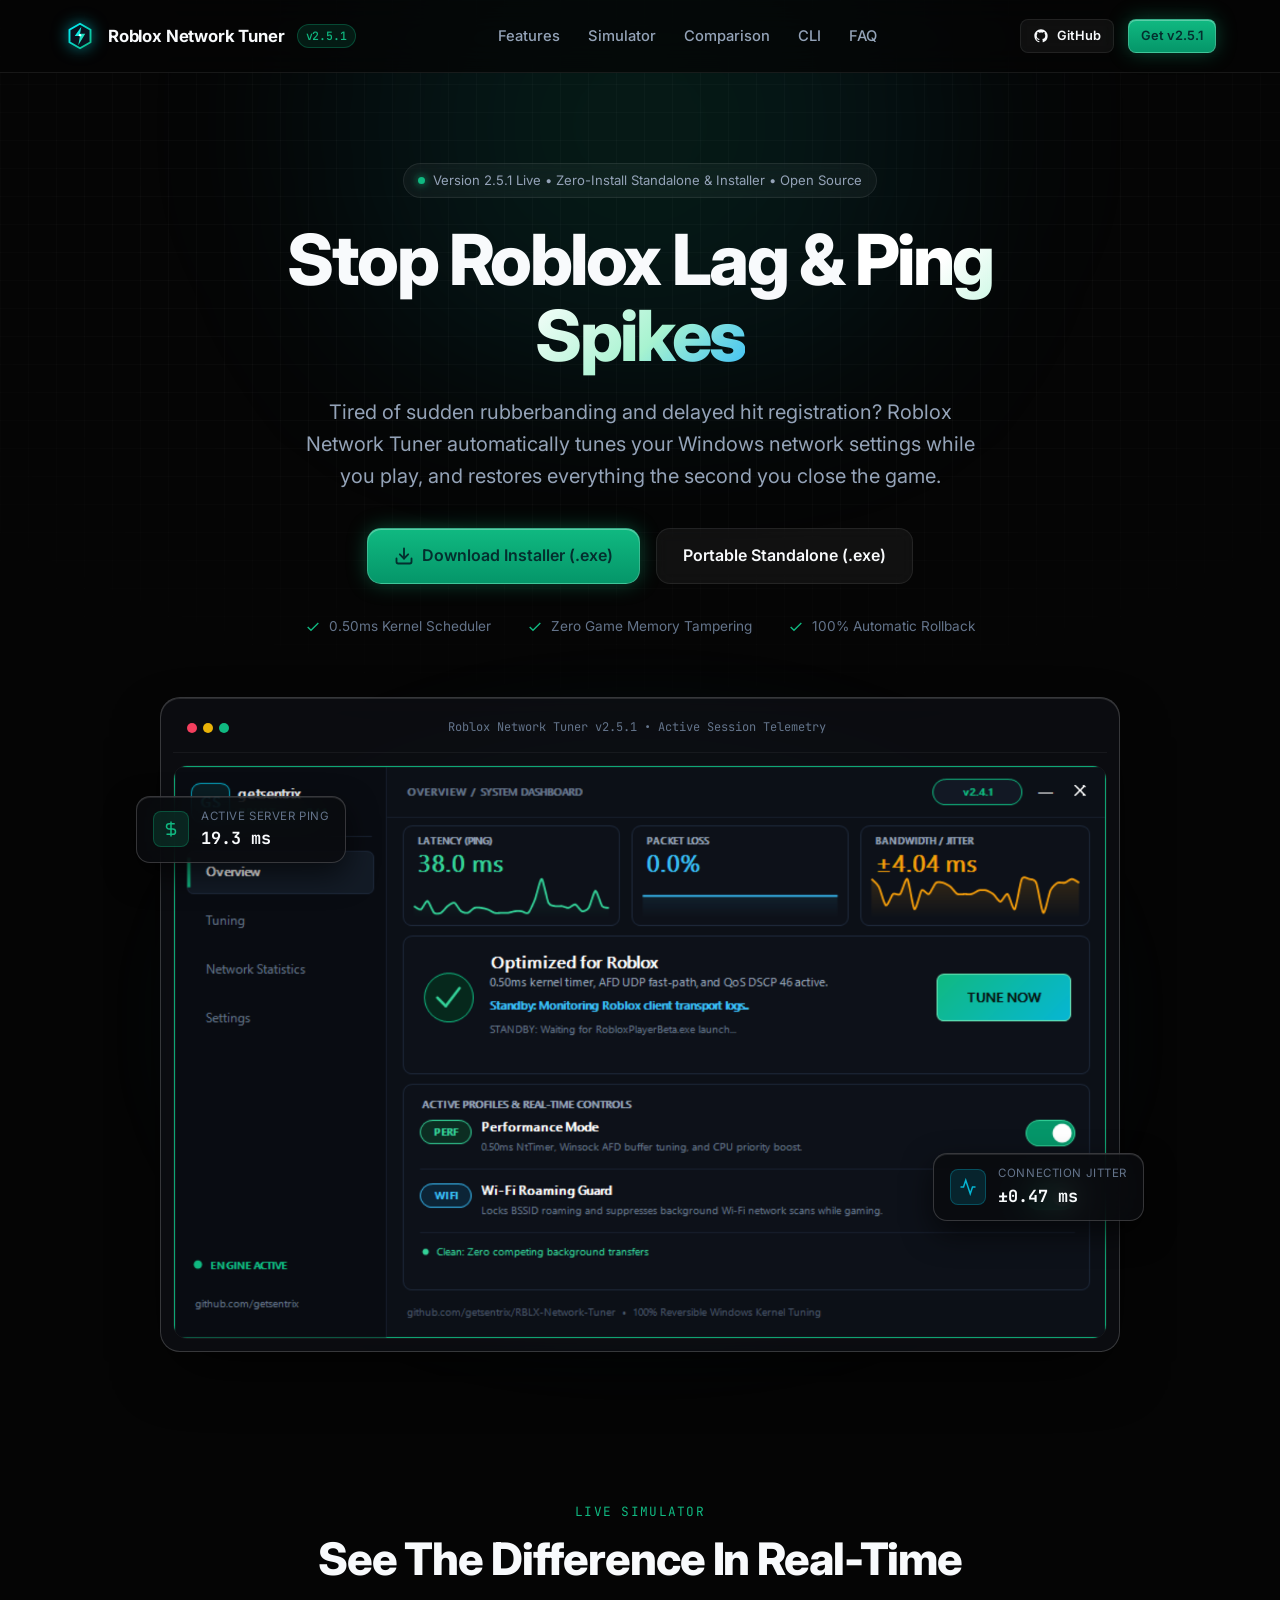
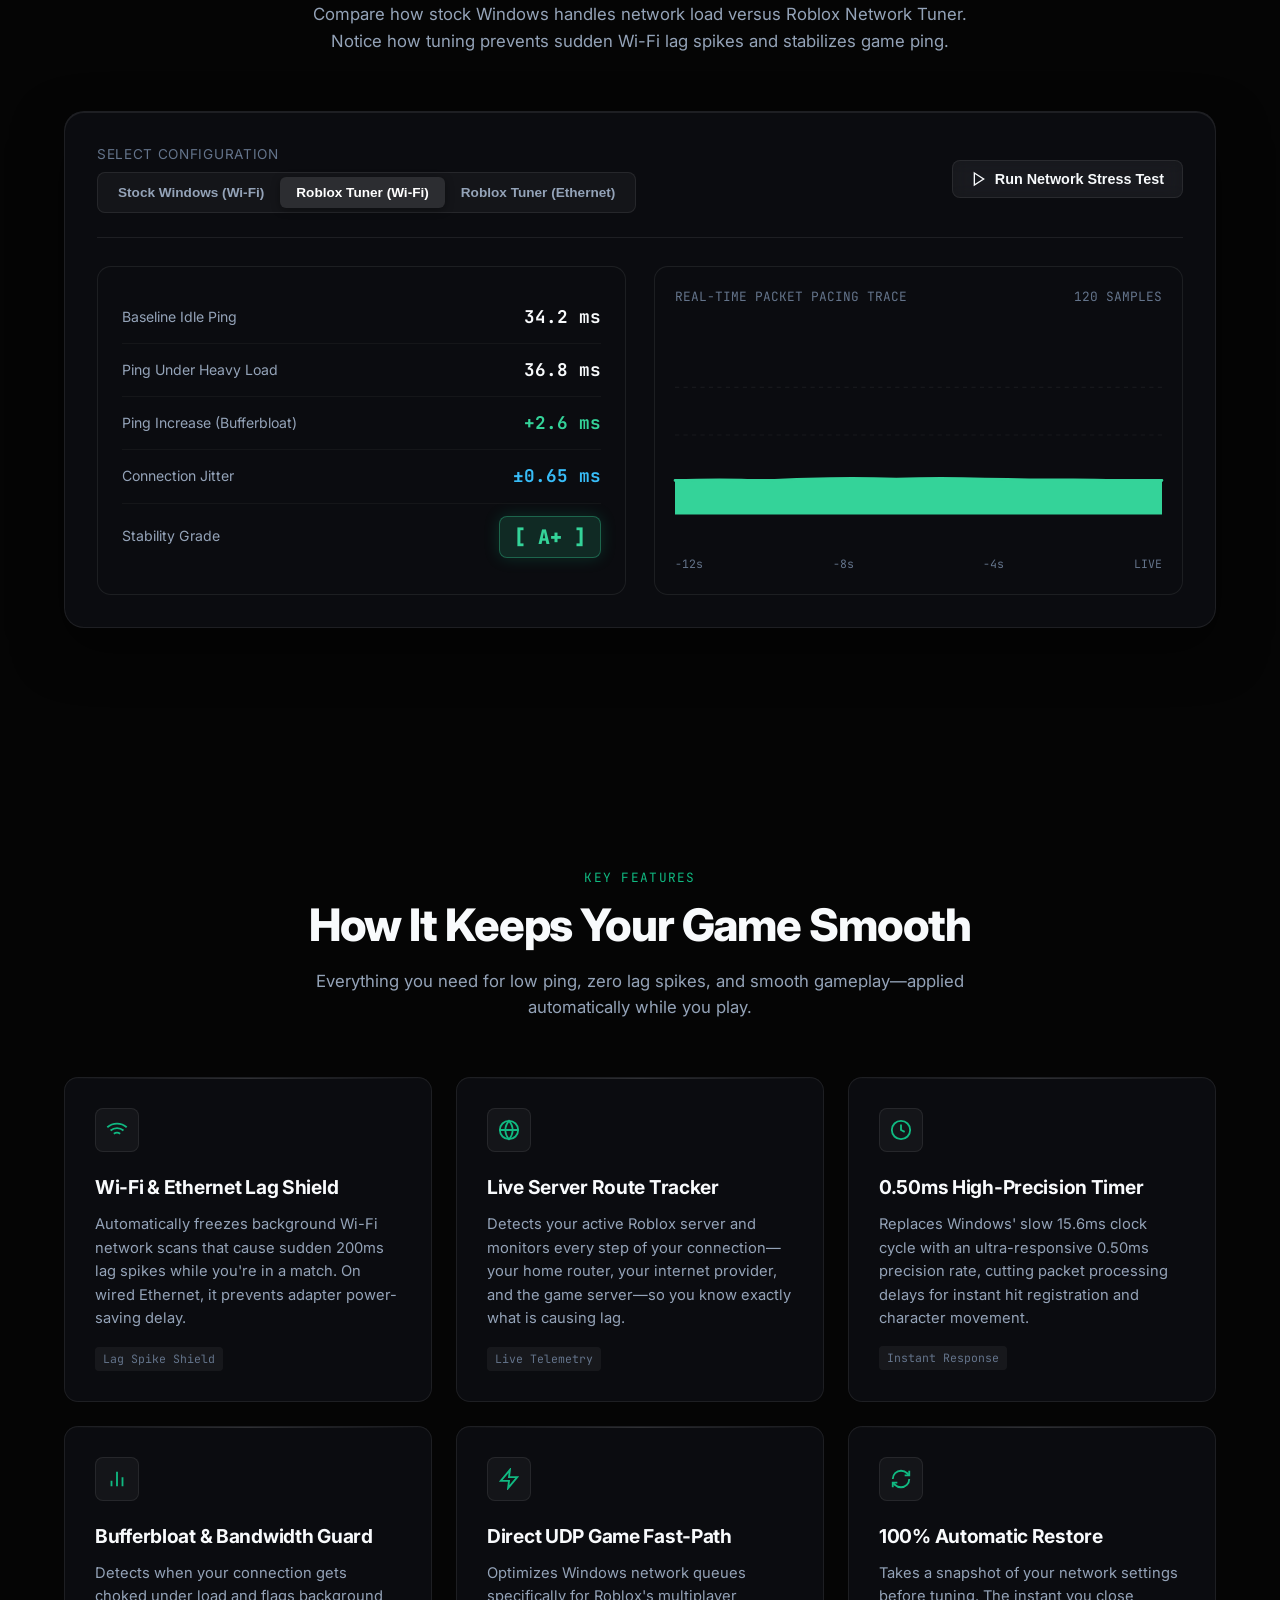
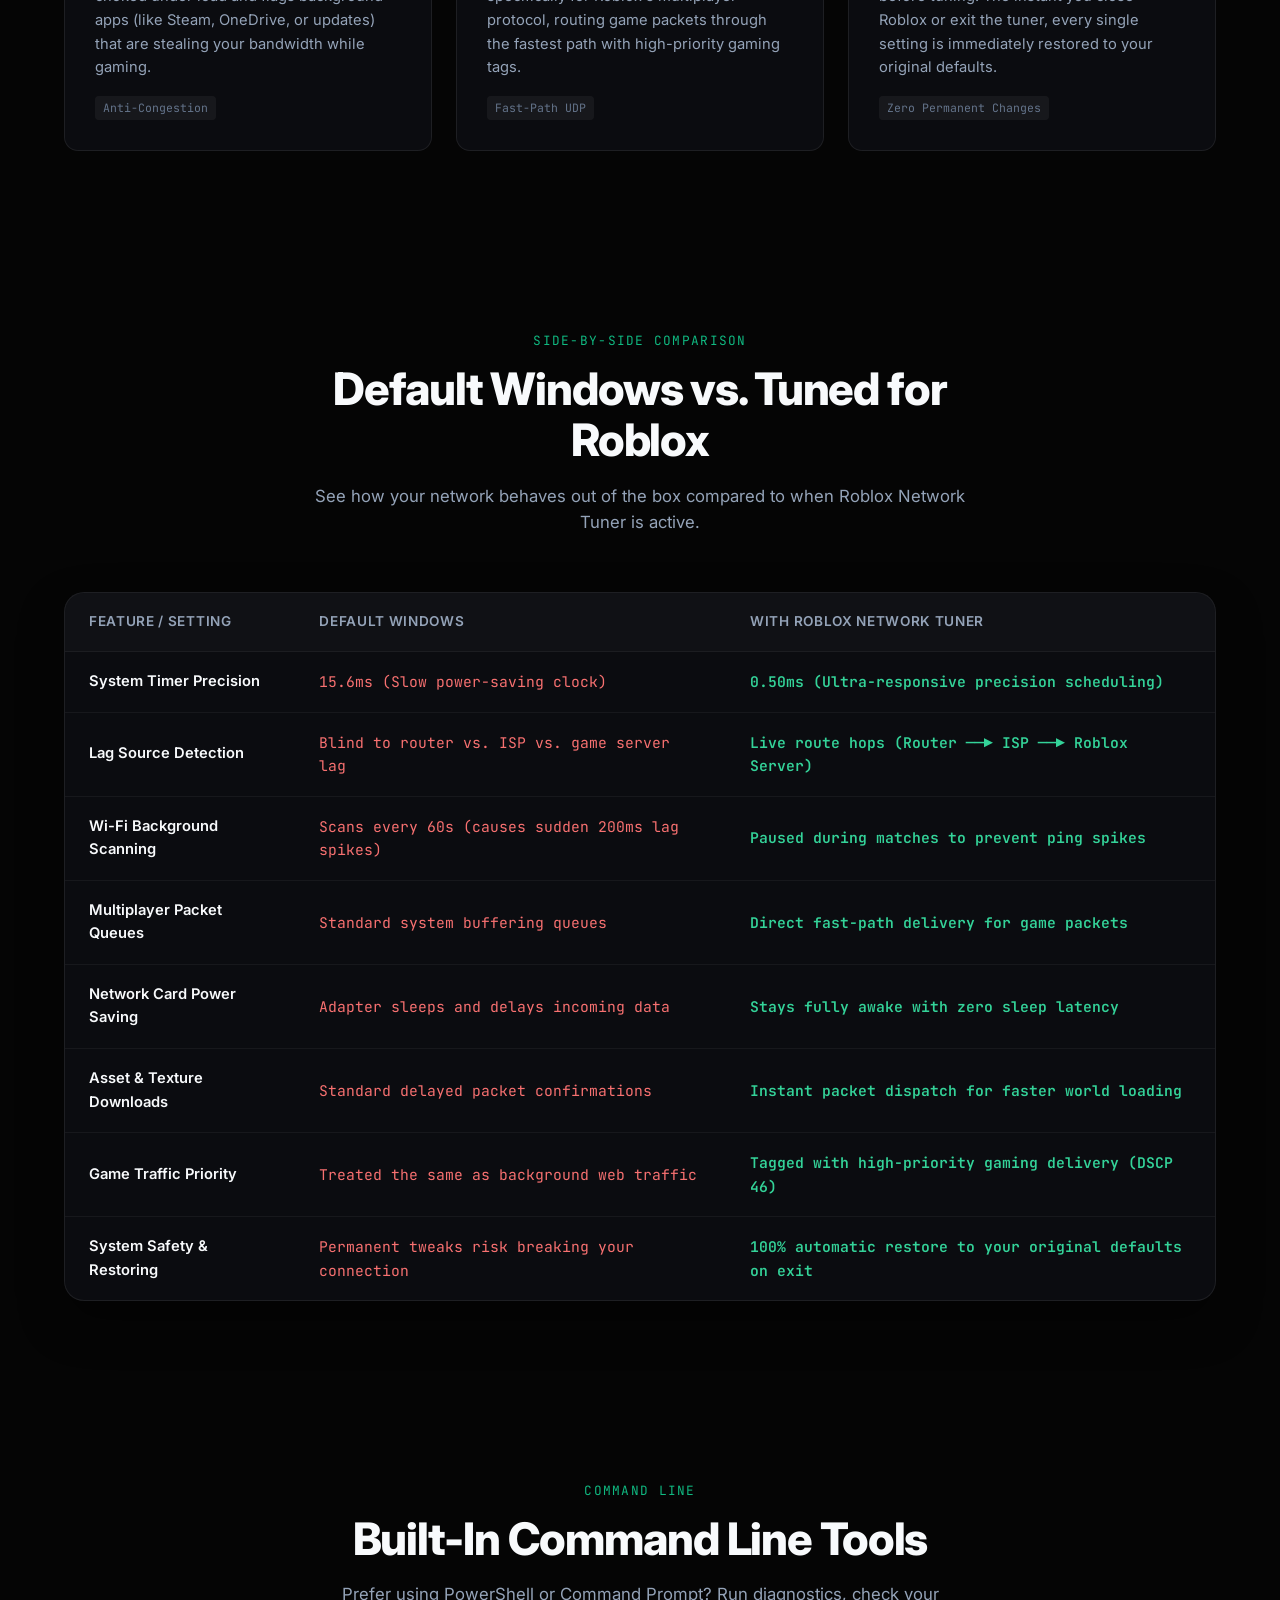
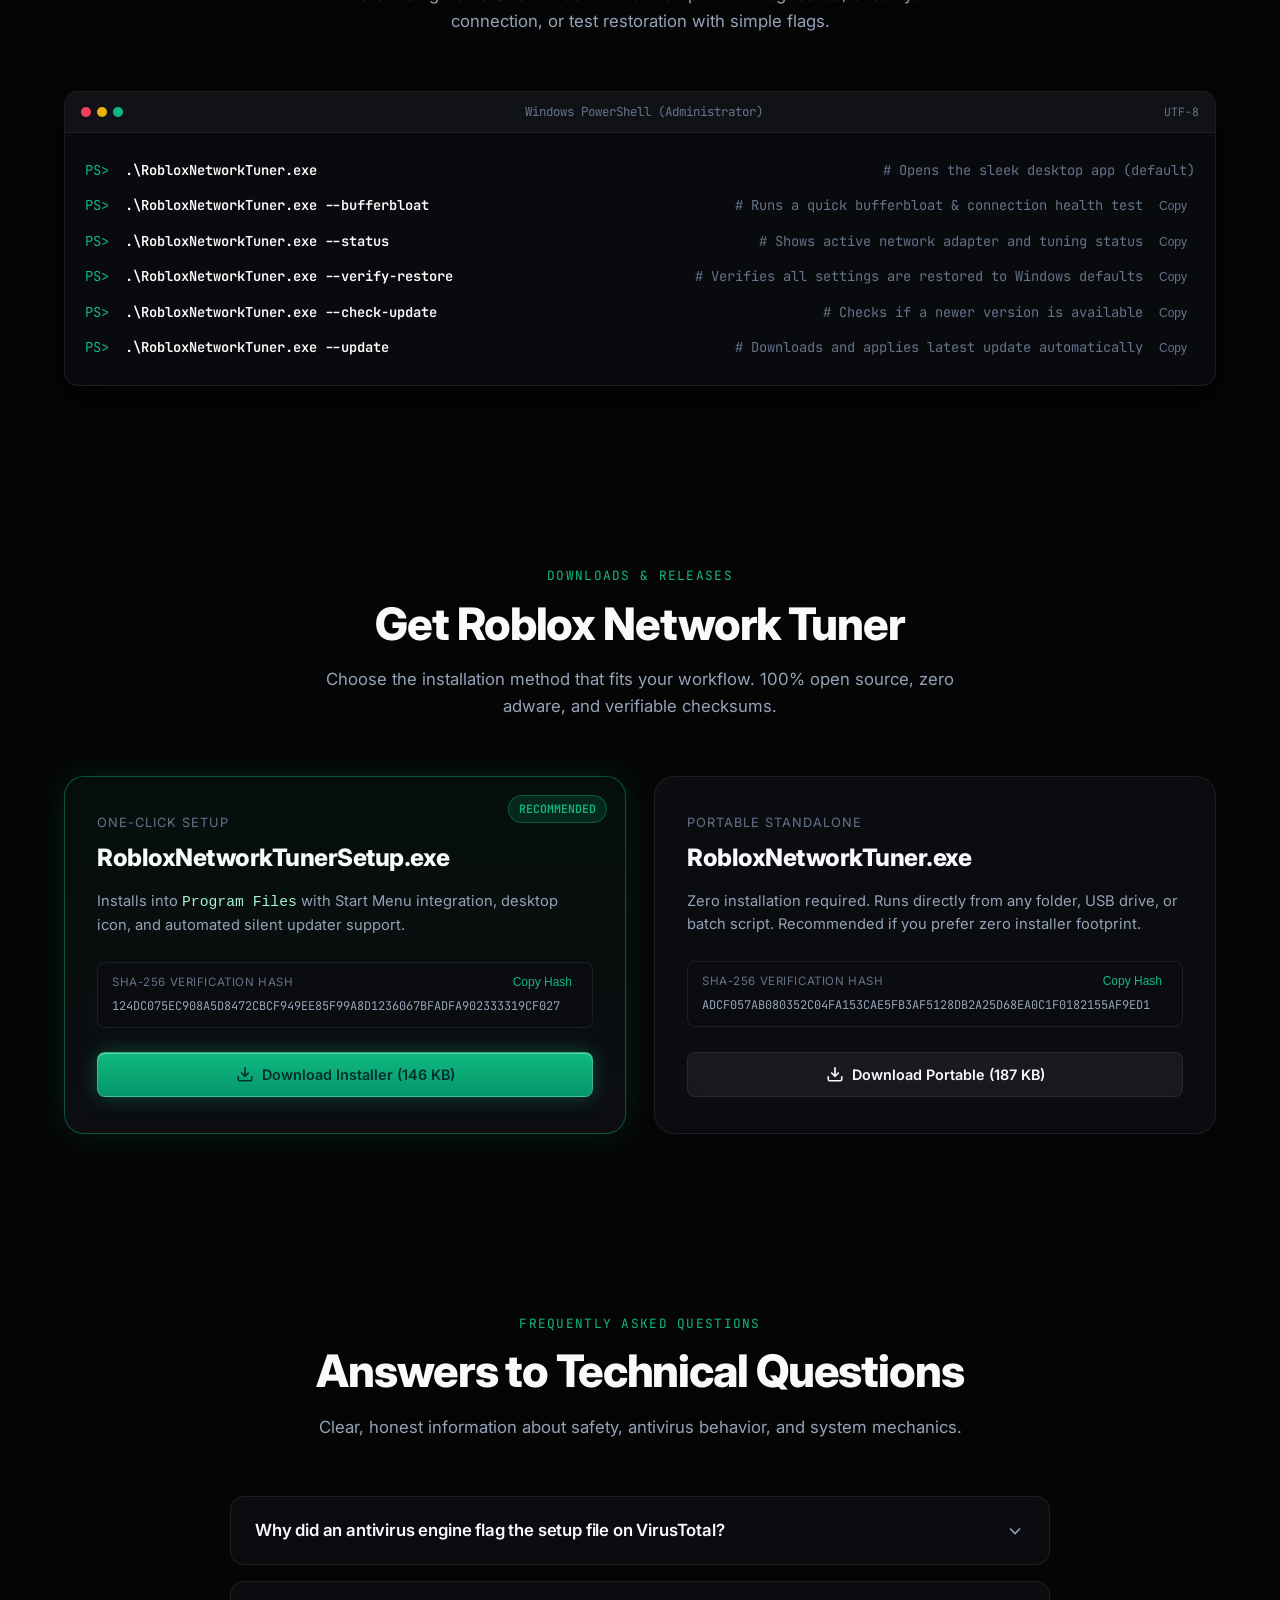
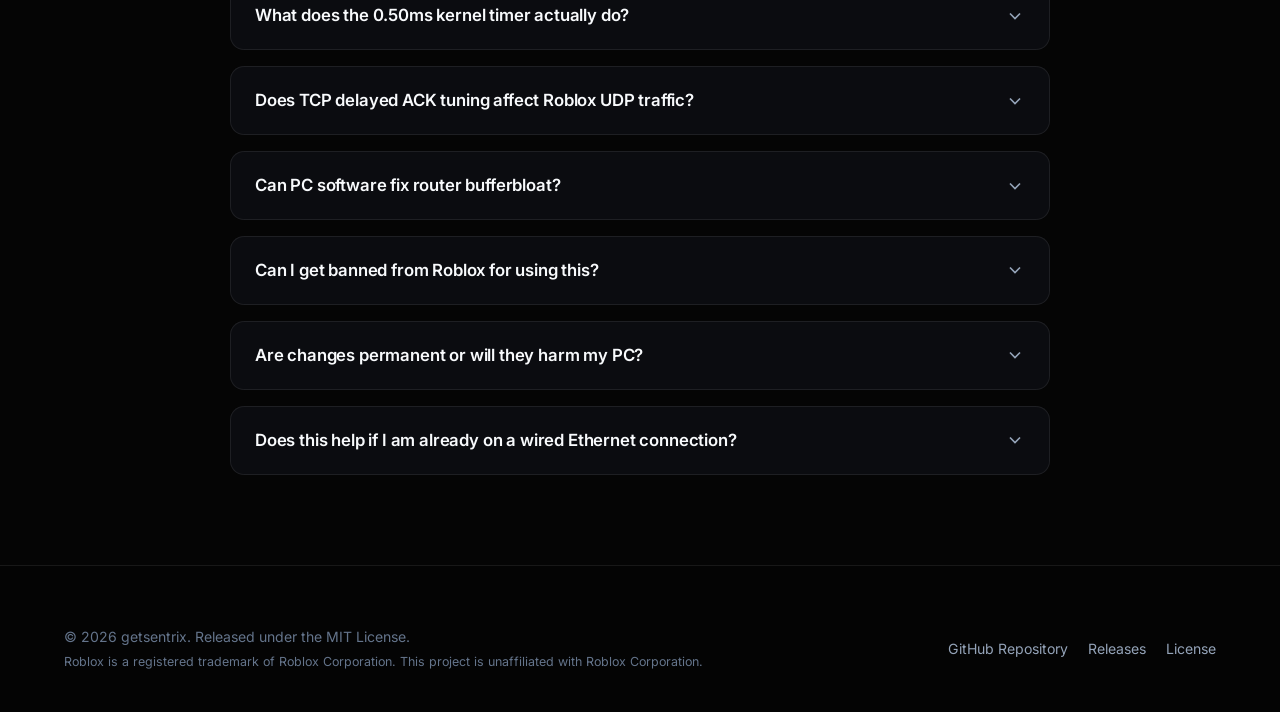
<file: index.html>
<!DOCTYPE html>
<html lang="en">
<head>
  <meta charset="UTF-8">
  <meta http-equiv="refresh" content="0; url=docs/">
  <script type="text/javascript">
    window.location.href = "docs/";
  </script>
  <title>Redirecting to Roblox Network Tuner Showcase...</title>
</head>
<body style="background: #050505; color: #fff; font-family: sans-serif; display: flex; align-items: center; justify-content: center; height: 100vh; margin: 0;">
  <p>If you are not redirected automatically, <a href="docs/" style="color: #10b981;">click here to enter the showcase</a>.</p>
</body>
</html>
</file>
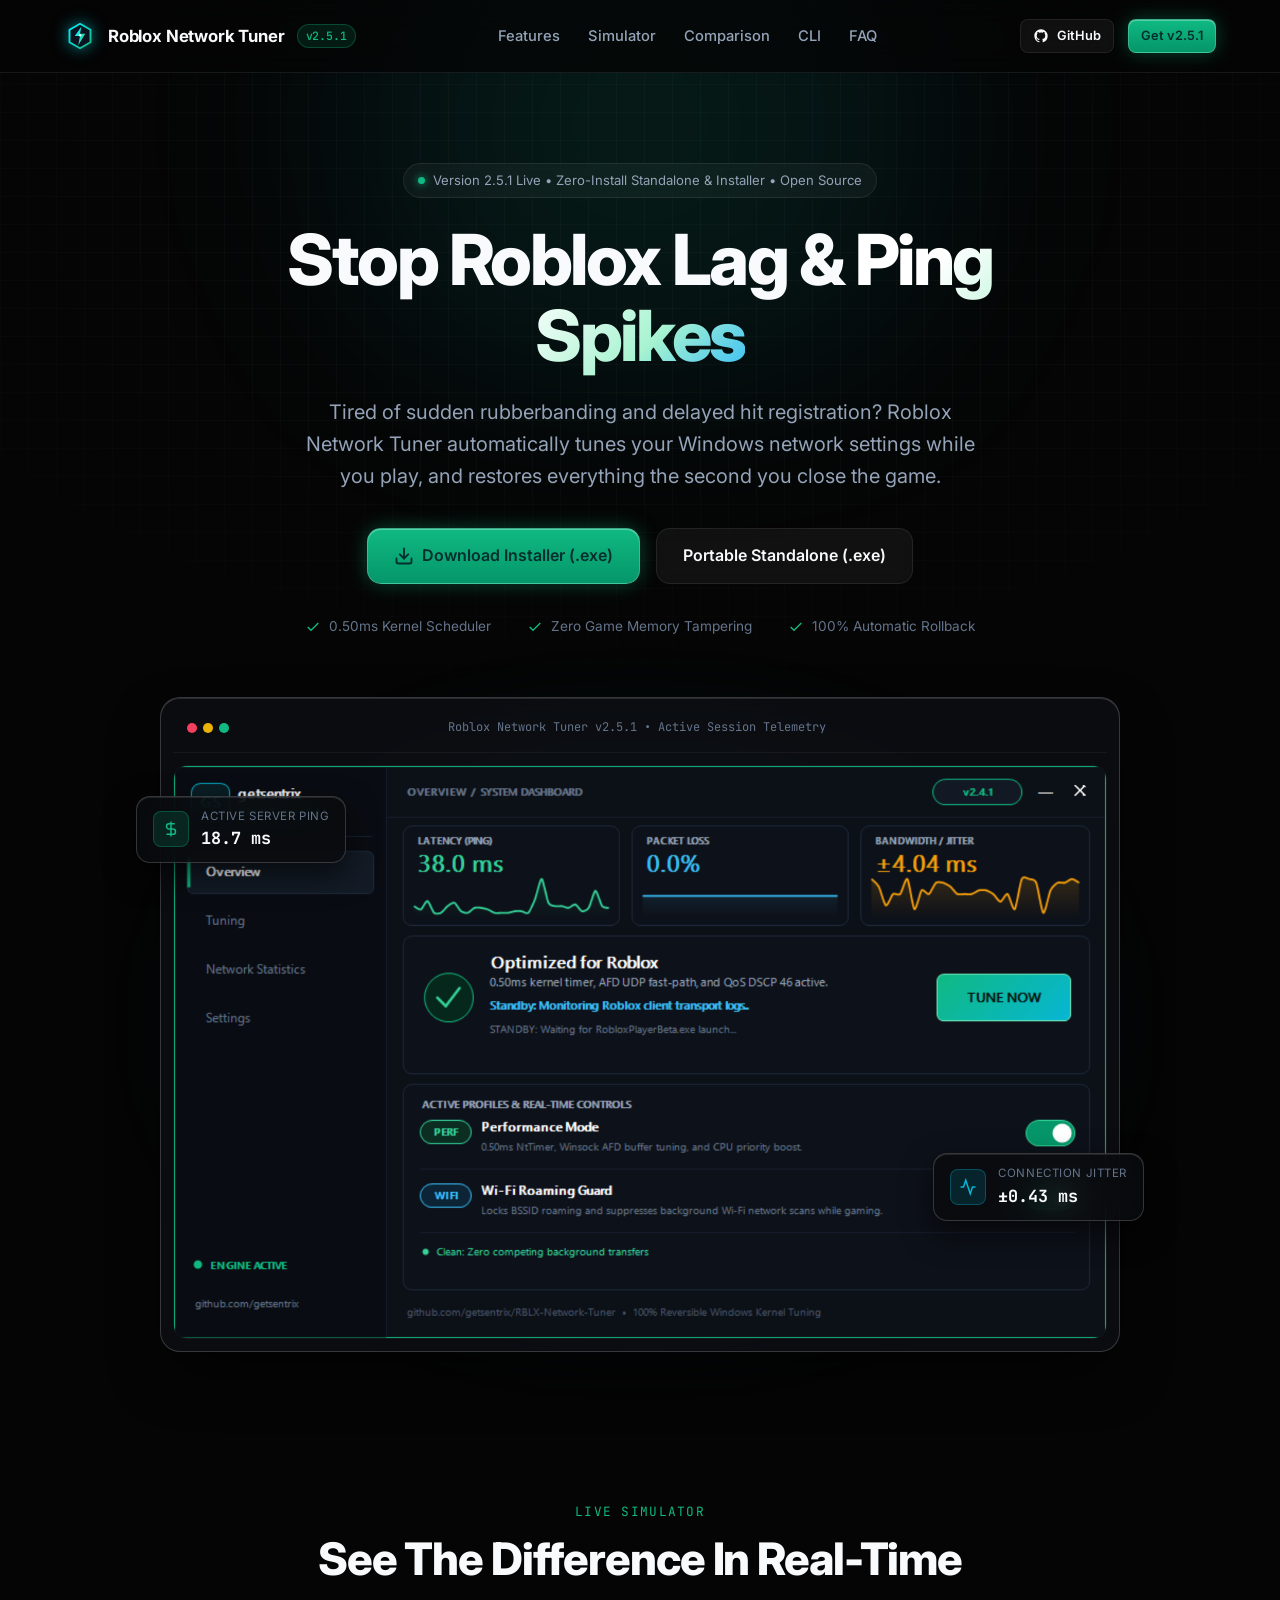
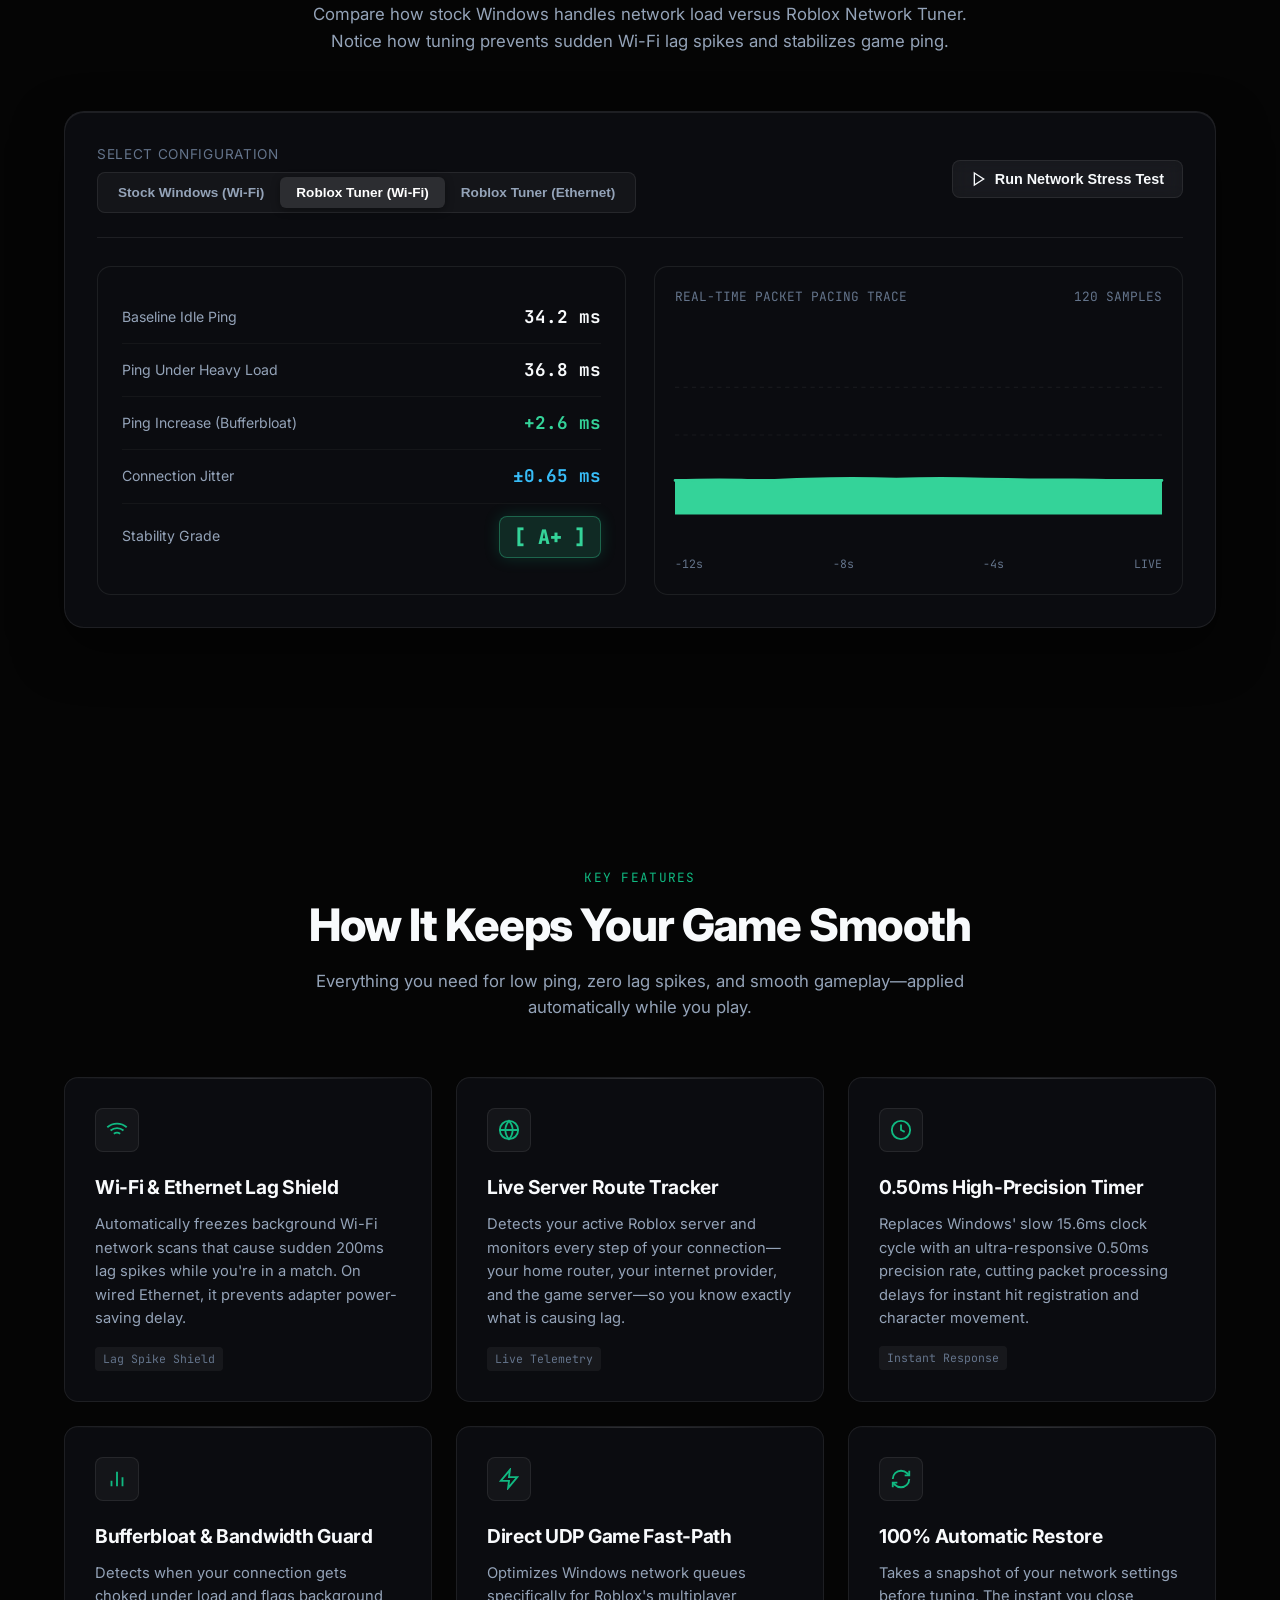
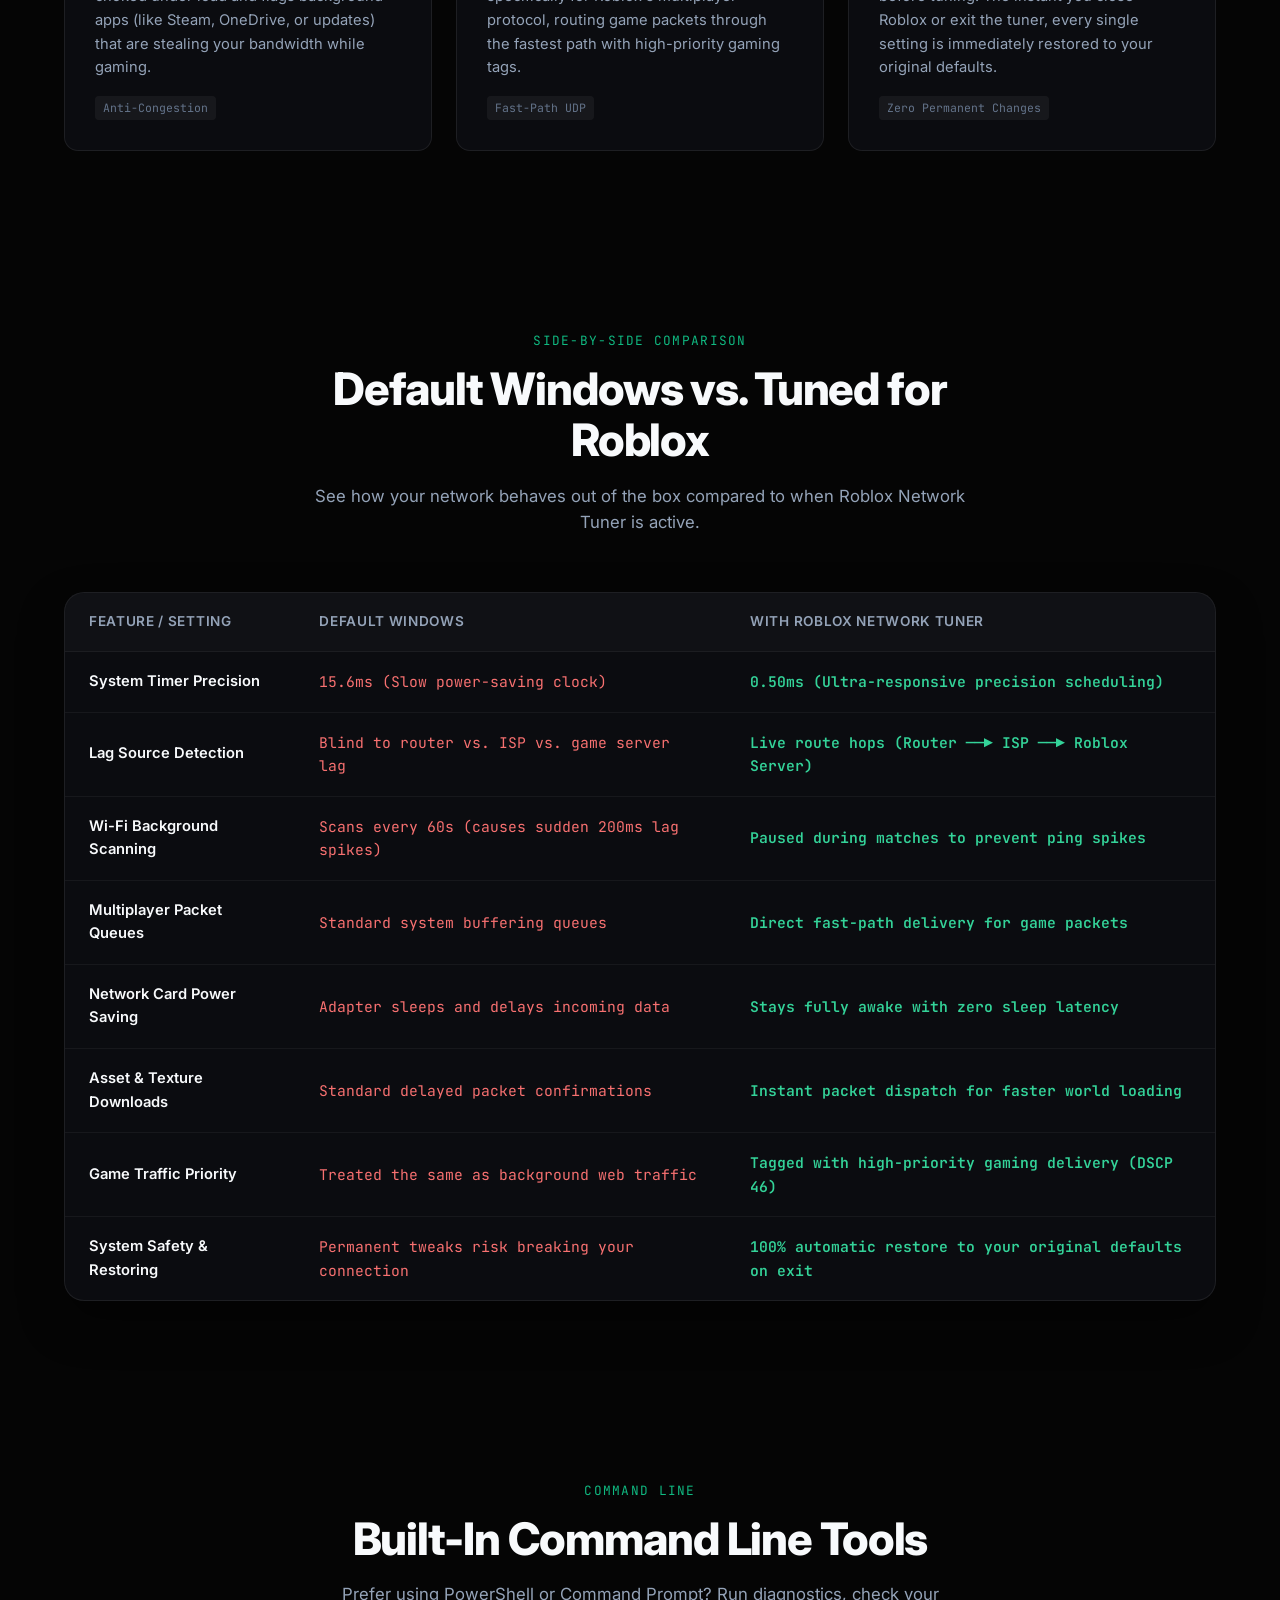
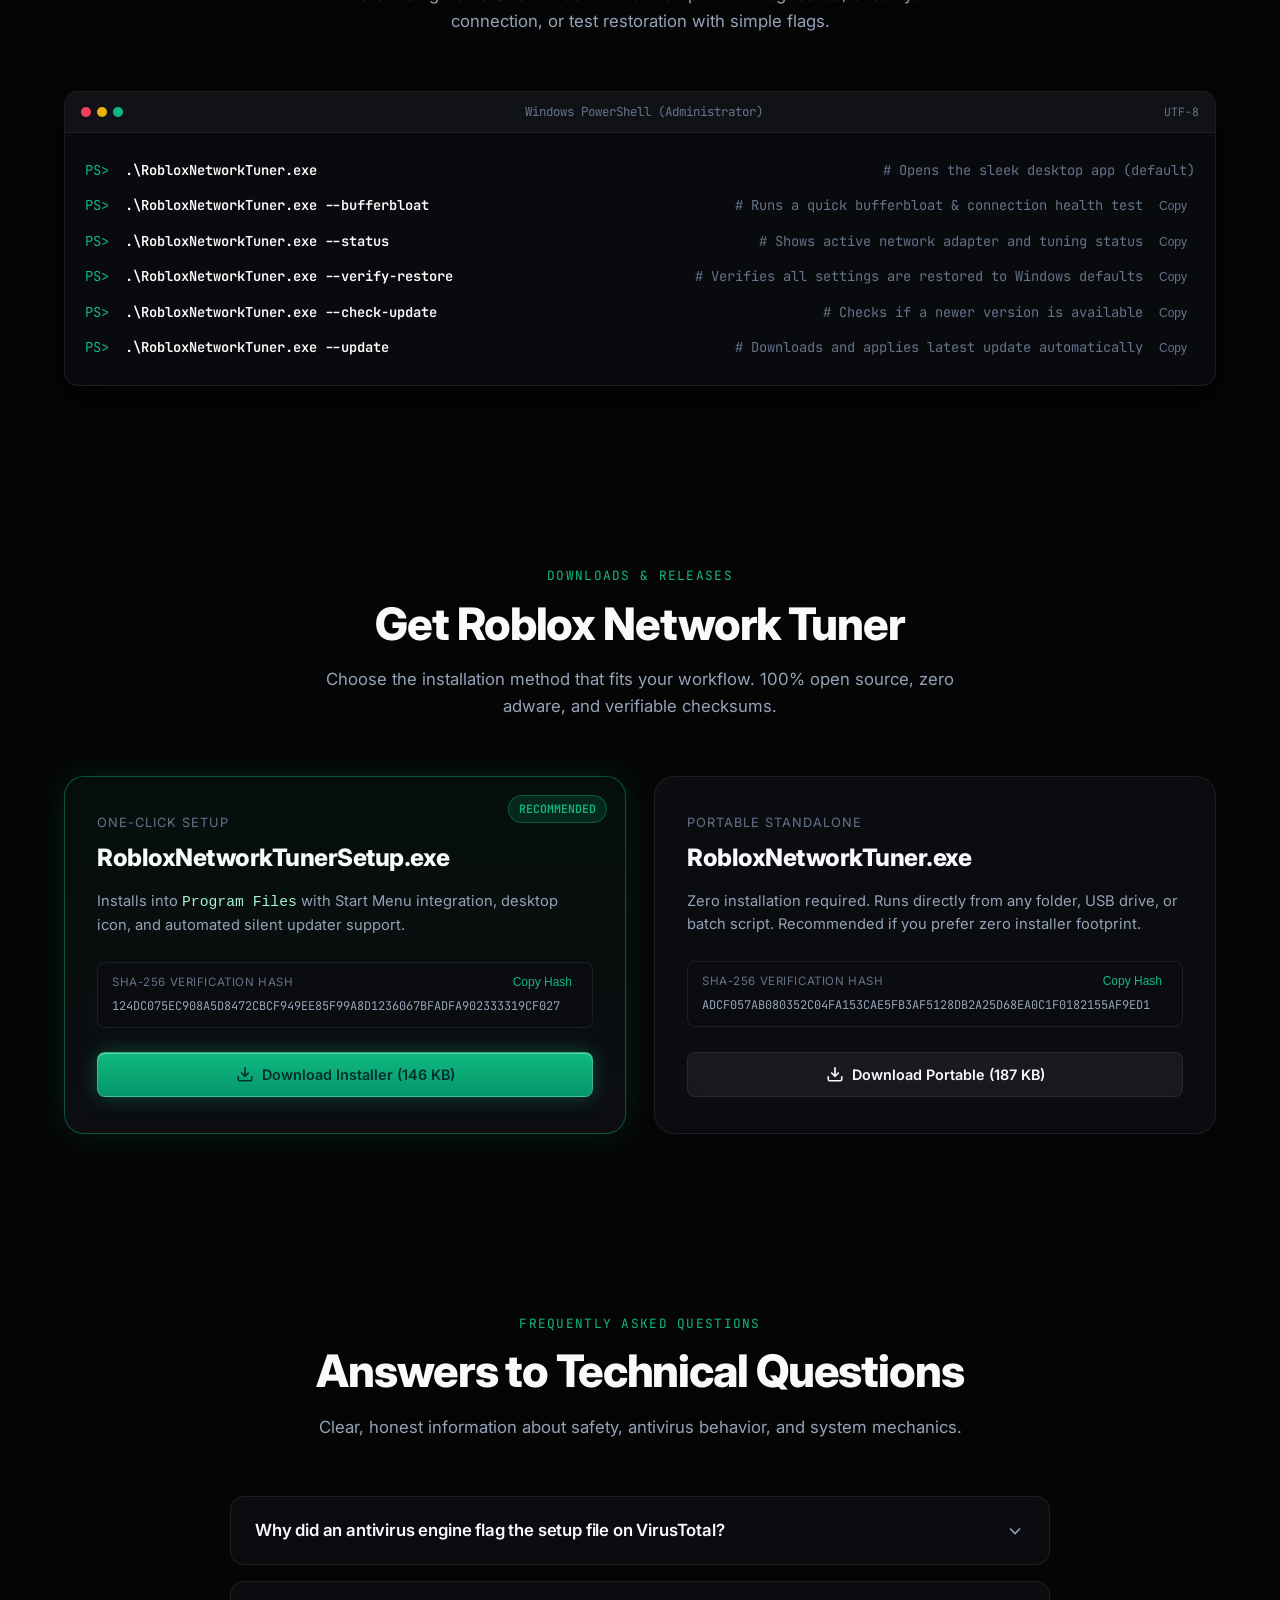
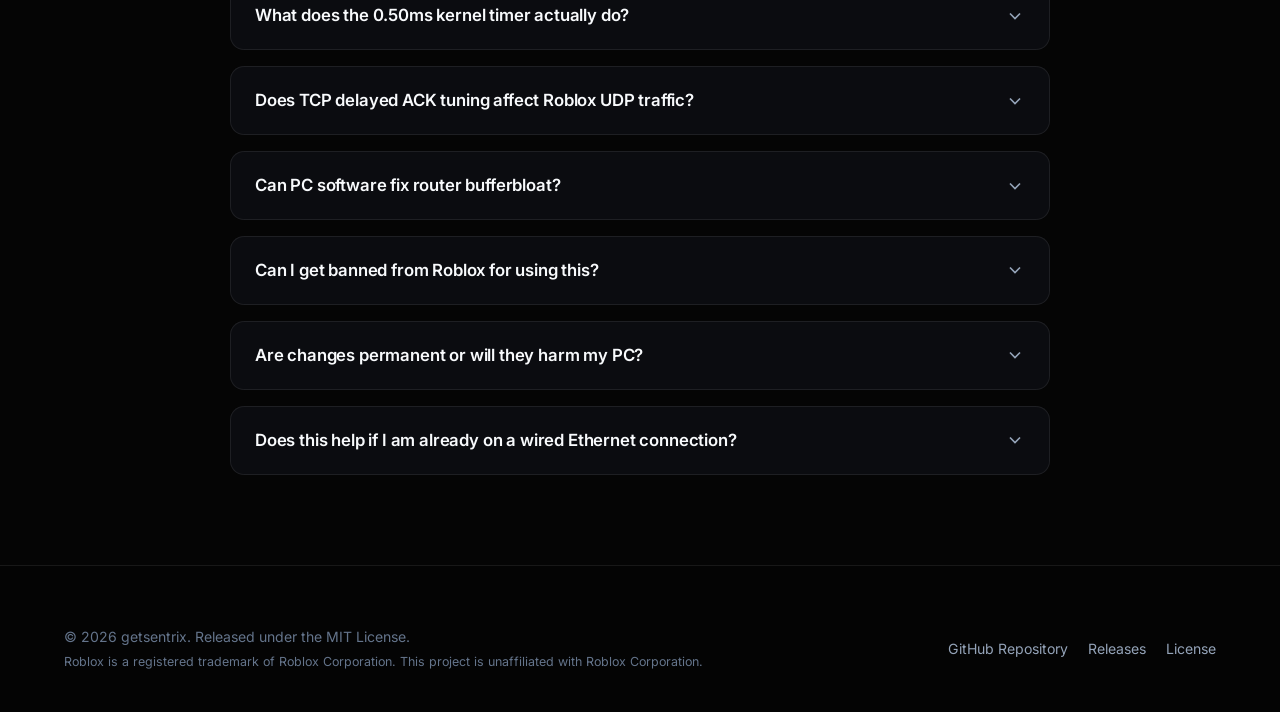
<file: docs/index.html>
<!DOCTYPE html>
<html lang="en">
<head>
  <meta charset="UTF-8">
  <meta name="viewport" content="width=device-width, initial-scale=1.0">
  <title>Roblox Network Tuner | Low-Latency & Anti-Jitter Network Engine</title>
  
  <meta name="description" content="Adaptive Windows network stack optimization, live Roblox game-server telemetry, and automated bufferbloat diagnosis. Symmetrically restored upon exit.">
  <meta name="keywords" content="Roblox, latency tuner, ping optimizer, jitter reduction, bufferbloat, winsock afd, DSCP 46, wifi lag spikes, timer resolution">
  <meta name="author" content="getsentrix">
  <meta name="theme-color" content="#050505">
  
  <!-- Open Graph -->
  <meta property="og:type" content="website">
  <meta property="og:title" content="Roblox Network Tuner | Low-Latency & Anti-Jitter Engine">
  <meta property="og:description" content="Adaptive Windows network stack optimization, real-time Roblox game server telemetry, and automated bufferbloat diagnosis.">
  <meta property="og:image" content="assets/preview.png">
  
  <!-- Twitter -->
  <meta name="twitter:card" content="summary_large_image">
  <meta name="twitter:title" content="Roblox Network Tuner">
  <meta name="twitter:description" content="Adaptive Windows network stack optimization and bufferbloat diagnosis for Roblox.">
  <meta name="twitter:image" content="assets/preview.png">
  
  <link rel="icon" type="image/x-icon" href="favicon.ico">
  <link rel="preconnect" href="https://fonts.googleapis.com">
  <link rel="preconnect" href="https://fonts.gstatic.com" crossorigin>
  <link href="https://fonts.googleapis.com/css2?family=Inter:wght@400;500;600;700;800&family=JetBrains+Mono:wght@400;500;600;700&display=swap" rel="stylesheet">
  <link rel="stylesheet" href="style.css">
</head>
<body>

  <!-- Atmospheric Background Glows -->
  <div class="bg-atmosphere">
    <div class="bg-grid"></div>
    <div class="bg-bloom-top"></div>
    <div class="bg-bloom-secondary"></div>
  </div>

  <!-- Header -->
  <header class="header">
    <div class="container">
      <nav class="nav">
        <a href="#" class="brand">
          <div class="brand-icon">
            <svg width="28" height="28" viewBox="0 0 32 32" fill="none" xmlns="http://www.w3.org/2000/svg">
              <defs>
                <linearGradient id="brandHexGrad" x1="0%" y1="0%" x2="100%" y2="100%">
                  <stop offset="0%" stop-color="#00F0FF" />
                  <stop offset="100%" stop-color="#10B981" />
                </linearGradient>
                <linearGradient id="brandBoltGrad" x1="0%" y1="0%" x2="100%" y2="100%">
                  <stop offset="0%" stop-color="#00F0FF" />
                  <stop offset="100%" stop-color="#34D399" />
                </linearGradient>
              </defs>
              <polygon points="16,2 28,8.9 28,23.1 16,30 4,23.1 4,8.9" fill="#0A131F" stroke="url(#brandHexGrad)" stroke-width="2.2" stroke-linejoin="round" />
              <polygon points="17.5,5.5 10,16 16,16 14,26.5 22,13.5 16,13.5" fill="url(#brandBoltGrad)" />
              <circle cx="16" cy="15" r="1.4" fill="#FFFFFF" opacity="0.95" />
            </svg>
          </div>
          <span>Roblox Network Tuner</span>
          <span class="brand-pill live-release-tag">v2.5.1</span>
        </a>

        <ul class="nav-links">
          <li><a href="#features" class="nav-link">Features</a></li>
          <li><a href="#simulator" class="nav-link">Simulator</a></li>
          <li><a href="#architecture" class="nav-link">Comparison</a></li>
          <li><a href="#cli" class="nav-link">CLI</a></li>
          <li><a href="#faq" class="nav-link">FAQ</a></li>
        </ul>

        <div class="nav-actions">
          <a href="https://github.com/getsentrix/RBLX-Network-Tuner" target="_blank" rel="noopener" class="btn btn-secondary btn-sm">
            <svg width="16" height="16" viewBox="0 0 24 24" fill="currentColor">
              <path fill-rule="evenodd" clip-rule="evenodd" d="M12 2C6.477 2 2 6.484 2 12.017c0 4.425 2.865 8.18 6.839 9.504.5.092.682-.217.682-.483 0-.237-.008-.868-.013-1.703-2.782.605-3.369-1.343-3.369-1.343-.454-1.158-1.11-1.466-1.11-1.466-.908-.62.069-.608.069-.608 1.003.07 1.53 1.032 1.53 1.032.892 1.53 2.341 1.088 2.91.832.092-.647.35-1.088.636-1.338-2.22-.253-4.555-1.113-4.555-4.951 0-1.093.39-1.988 1.029-2.688-.103-.253-.446-1.272.098-2.65 0 0 .84-.27 2.75 1.026A9.564 9.564 0 0112 6.844c.85.004 1.705.115 2.504.337 1.909-1.296 2.747-1.027 2.747-1.027.546 1.379.202 2.398.1 2.651.64.7 1.028 1.595 1.028 2.688 0 3.848-2.339 4.695-4.566 4.943.359.309.678.92.678 1.855 0 1.338-.012 2.419-.012 2.747 0 .268.18.58.688.482A10.019 10.019 0 0022 12.017C22 6.484 17.522 2 12 2z"></path>
            </svg>
            GitHub
          </a>
          <a href="#downloads" class="btn btn-primary btn-sm">
            Get v2.5.1
          </a>
        </div>
      </nav>
    </div>
  </header>

  <!-- Hero Section -->
  <section class="hero">
    <div class="container">
      <div class="hero-pill">
        <span class="status-dot"></span>
        <span>Version 2.5.1 Live • Zero-Install Standalone &amp; Installer • Open Source</span>
      </div>

      <h1 class="hero-title">
        Stop Roblox Lag &amp; <span class="gradient-text">Ping Spikes</span>
      </h1>

      <p class="hero-desc">
        Tired of sudden rubberbanding and delayed hit registration? Roblox Network Tuner automatically tunes your Windows network settings while you play, and restores everything the second you close the game.
      </p>

      <div class="hero-cta">
        <a href="#downloads" class="btn btn-primary btn-lg">
          <svg width="20" height="20" viewBox="0 0 24 24" fill="none" stroke="currentColor" stroke-width="2.2" stroke-linecap="round" stroke-linejoin="round">
            <path d="M21 15v4a2 2 0 0 1-2 2H5a2 2 0 0 1-2-2v-4"></path>
            <polyline points="7 10 12 15 17 10"></polyline>
            <line x1="12" y1="15" x2="12" y2="3"></line>
          </svg>
          Download Installer (.exe)
        </a>
        <a href="#downloads" class="btn btn-secondary btn-lg">
          Portable Standalone (.exe)
        </a>
      </div>

      <div class="hero-stats">
        <div class="hero-stat-item">
          <svg width="16" height="16" viewBox="0 0 24 24" fill="none" stroke="currentColor" stroke-width="2">
            <polyline points="20 6 9 17 4 12"></polyline>
          </svg>
          <span>0.50ms Kernel Scheduler</span>
        </div>
        <div class="hero-stat-item">
          <svg width="16" height="16" viewBox="0 0 24 24" fill="none" stroke="currentColor" stroke-width="2">
            <polyline points="20 6 9 17 4 12"></polyline>
          </svg>
          <span>Zero Game Memory Tampering</span>
        </div>
        <div class="hero-stat-item">
          <svg width="16" height="16" viewBox="0 0 24 24" fill="none" stroke="currentColor" stroke-width="2">
            <polyline points="20 6 9 17 4 12"></polyline>
          </svg>
          <span>100% Automatic Rollback</span>
        </div>
      </div>

      <!-- Hero Showcase Mockup with Floating Badges -->
      <div class="hero-mockup-wrapper">
        <div class="mockup-glow"></div>
        
        <!-- Floating Telemetry Badge Left -->
        <div class="floating-badge badge-left">
          <div class="badge-icon green">
            <svg width="18" height="18" viewBox="0 0 24 24" fill="none" stroke="currentColor" stroke-width="2">
              <path d="M12 2v20M17 5H9.5a3.5 3.5 0 0 0 0 7h5a3.5 3.5 0 0 1 0 7H6"></path>
            </svg>
          </div>
          <div>
            <div class="badge-label">Active Server Ping</div>
            <div class="badge-val" id="heroPingVal">18.6 ms</div>
          </div>
        </div>

        <!-- Floating Telemetry Badge Right -->
        <div class="floating-badge badge-right">
          <div class="badge-icon cyan">
            <svg width="18" height="18" viewBox="0 0 24 24" fill="none" stroke="currentColor" stroke-width="2">
              <polyline points="22 12 18 12 15 21 9 3 6 12 2 12"></polyline>
            </svg>
          </div>
          <div>
            <div class="badge-label">Connection Jitter</div>
            <div class="badge-val" id="heroJitterVal">±0.38 ms</div>
          </div>
        </div>

        <!-- Actual Application Mockup Preview -->
        <div class="mockup-frame">
          <div class="mockup-header">
            <div class="mockup-dots">
              <div class="mockup-dot red"></div>
              <div class="mockup-dot yellow"></div>
              <div class="mockup-dot green"></div>
            </div>
            <div class="mockup-tag">Roblox Network Tuner v2.5.1 • Active Session Telemetry</div>
            <div style="width: 48px;"></div>
          </div>
          <img src="assets/preview.png" alt="Roblox Network Tuner Dashboard Preview" class="mockup-img" loading="eager">
        </div>
      </div>
    </div>
  </section>

  <!-- Interactive Simulator Section -->
  <section class="section" id="simulator">
    <div class="container">
      <div class="section-header">
        <span class="section-tag">Live Simulator</span>
        <h2 class="section-title">See The Difference In Real-Time</h2>
        <p class="section-desc">
          Compare how stock Windows handles network load versus Roblox Network Tuner. Notice how tuning prevents sudden Wi-Fi lag spikes and stabilizes game ping.
        </p>
      </div>

      <div class="simulator-card">
        <div class="sim-controls">
          <div>
            <div style="font-size: 0.85rem; color: var(--text-dim); margin-bottom: 6px; text-transform: uppercase; letter-spacing: 0.05em;">Select Configuration</div>
            <div class="sim-tabs">
              <button class="sim-tab" data-preset="stock-wifi">Stock Windows (Wi-Fi)</button>
              <button class="sim-tab active" data-preset="tuned-wifi">Roblox Tuner (Wi-Fi)</button>
              <button class="sim-tab" data-preset="tuned-eth">Roblox Tuner (Ethernet)</button>
            </div>
          </div>

          <button id="simRunTestBtn" class="btn btn-secondary">
            <svg width="16" height="16" viewBox="0 0 24 24" fill="none" stroke="currentColor" stroke-width="2">
              <polygon points="5 3 19 12 5 21 5 3"></polygon>
            </svg>
            Run Network Stress Test
          </button>
        </div>

        <div class="sim-grid">
          <!-- Readout Metrics -->
          <div class="sim-readout">
            <div class="sim-readout-row">
              <span class="sim-readout-label">Baseline Idle Ping</span>
              <span class="sim-readout-val" id="simIdleRtt">34.2 ms</span>
            </div>
            <div class="sim-readout-row">
              <span class="sim-readout-label">Ping Under Heavy Load</span>
              <span class="sim-readout-val" id="simLoadedRtt">36.8 ms</span>
            </div>
            <div class="sim-readout-row">
              <span class="sim-readout-label">Ping Increase (Bufferbloat)</span>
              <span class="sim-readout-val" id="simDelta" style="color: #34d399;">+2.6 ms</span>
            </div>
            <div class="sim-readout-row">
              <span class="sim-readout-label">Connection Jitter</span>
              <span class="sim-readout-val" id="simJitter" style="color: #38bdf8;">±0.65 ms</span>
            </div>
            <div class="sim-readout-row">
              <span class="sim-readout-label">Stability Grade</span>
              <span class="sim-grade-pill" id="simGrade">[ A+ ]</span>
            </div>
          </div>

          <!-- Dynamic SVG Waveform Chart -->
          <div class="sim-graph-box">
            <div class="sim-graph-header">
              <span>REAL-TIME PACKET PACING TRACE</span>
              <span>120 SAMPLES</span>
            </div>
            
            <svg class="sim-svg-canvas" viewBox="0 0 460 150">
              <defs>
                <linearGradient id="chartGradient" x1="0" y1="0" x2="0" y2="1">
                  <stop offset="0%" stop-color="#10b981" stop-opacity="0.3"></stop>
                  <stop offset="100%" stop-color="#10b981" stop-opacity="0.0"></stop>
                </linearGradient>
              </defs>
              <line x1="0" y1="30" x2="460" y2="30" stroke="rgba(255,255,255,0.05)" stroke-dasharray="4 4" />
              <line x1="0" y1="75" x2="460" y2="75" stroke="rgba(255,255,255,0.05)" stroke-dasharray="4 4" />
              <line x1="0" y1="120" x2="460" y2="120" stroke="rgba(255,255,255,0.05)" stroke-dasharray="4 4" />
              <path id="simSvgArea" fill="url(#chartGradient)"></path>
              <path id="simSvgPath" fill="none" stroke="#10b981" stroke-width="2.5" stroke-linecap="round"></path>
            </svg>

            <div style="display: flex; justify-content: space-between; font-size: 0.72rem; color: var(--text-dim); font-family: var(--font-mono); margin-top: 8px;">
              <span>-12s</span>
              <span>-8s</span>
              <span>-4s</span>
              <span>LIVE</span>
            </div>
          </div>
        </div>
      </div>
    </div>
  </section>

  <!-- Key Features Section -->
  <section class="section" id="features">
    <div class="container">
      <div class="section-header">
        <span class="section-tag">Key Features</span>
        <h2 class="section-title">How It Keeps Your Game Smooth</h2>
        <p class="section-desc">
          Everything you need for low ping, zero lag spikes, and smooth gameplay—applied automatically while you play.
        </p>
      </div>

      <div class="pillars-grid">
        <!-- 1 -->
        <div class="pillar-card">
          <div class="pillar-icon-box">
            <svg width="22" height="22" viewBox="0 0 24 24" fill="none" stroke="currentColor" stroke-width="2">
              <path d="M5 12.55a11 11 0 0 1 14.08 0"></path>
              <path d="M1.42 9a16 16 0 0 1 21.16 0"></path>
              <path d="M8.53 16.11a6 6 0 0 1 6.95 0"></path>
              <line x1="12" y1="20" x2="12.01" y2="20"></line>
            </svg>
          </div>
          <h3 class="pillar-title">Wi-Fi &amp; Ethernet Lag Shield</h3>
          <p class="pillar-desc">
            Automatically freezes background Wi-Fi network scans that cause sudden 200ms lag spikes while you're in a match. On wired Ethernet, it prevents adapter power-saving delay.
          </p>
          <span class="pillar-tag">Lag Spike Shield</span>
        </div>

        <!-- 2 -->
        <div class="pillar-card">
          <div class="pillar-icon-box">
            <svg width="22" height="22" viewBox="0 0 24 24" fill="none" stroke="currentColor" stroke-width="2">
              <circle cx="12" cy="12" r="10"></circle>
              <line x1="2" y1="12" x2="22" y2="12"></line>
              <path d="M12 2a15.3 15.3 0 0 1 4 10 15.3 15.3 0 0 1-4 10 15.3 15.3 0 0 1-4-10 15.3 15.3 0 0 1 4-10z"></path>
            </svg>
          </div>
          <h3 class="pillar-title">Live Server Route Tracker</h3>
          <p class="pillar-desc">
            Detects your active Roblox server and monitors every step of your connection—your home router, your internet provider, and the game server—so you know exactly what is causing lag.
          </p>
          <span class="pillar-tag">Live Telemetry</span>
        </div>

        <!-- 3 -->
        <div class="pillar-card">
          <div class="pillar-icon-box">
            <svg width="22" height="22" viewBox="0 0 24 24" fill="none" stroke="currentColor" stroke-width="2">
              <circle cx="12" cy="12" r="10"></circle>
              <polyline points="12 6 12 12 16 14"></polyline>
            </svg>
          </div>
          <h3 class="pillar-title">0.50ms High-Precision Timer</h3>
          <p class="pillar-desc">
            Replaces Windows' slow 15.6ms clock cycle with an ultra-responsive 0.50ms precision rate, cutting packet processing delays for instant hit registration and character movement.
          </p>
          <span class="pillar-tag">Instant Response</span>
        </div>

        <!-- 4 -->
        <div class="pillar-card">
          <div class="pillar-icon-box">
            <svg width="22" height="22" viewBox="0 0 24 24" fill="none" stroke="currentColor" stroke-width="2">
              <path d="M18 20V10"></path>
              <path d="M12 20V4"></path>
              <path d="M6 20v-6"></path>
            </svg>
          </div>
          <h3 class="pillar-title">Bufferbloat &amp; Bandwidth Guard</h3>
          <p class="pillar-desc">
            Detects when your connection gets choked under load and flags background apps (like Steam, OneDrive, or updates) that are stealing your bandwidth while gaming.
          </p>
          <span class="pillar-tag">Anti-Congestion</span>
        </div>

        <!-- 5 -->
        <div class="pillar-card">
          <div class="pillar-icon-box">
            <svg width="22" height="22" viewBox="0 0 24 24" fill="none" stroke="currentColor" stroke-width="2">
              <polygon points="13 2 3 14 12 14 11 22 21 10 12 10 13 2"></polygon>
            </svg>
          </div>
          <h3 class="pillar-title">Direct UDP Game Fast-Path</h3>
          <p class="pillar-desc">
            Optimizes Windows network queues specifically for Roblox's multiplayer protocol, routing game packets through the fastest path with high-priority gaming tags.
          </p>
          <span class="pillar-tag">Fast-Path UDP</span>
        </div>

        <!-- 6 -->
        <div class="pillar-card">
          <div class="pillar-icon-box">
            <svg width="22" height="22" viewBox="0 0 24 24" fill="none" stroke="currentColor" stroke-width="2">
              <path d="M3 12a9 9 0 0 1 9-9 9.75 9.75 0 0 1 6.74 2.74L21 8"></path>
              <path d="M21 3v5h-5"></path>
              <path d="M21 12a9 9 0 0 1-9 9 9.75 9.75 0 0 1-6.74-2.74L3 16"></path>
              <path d="M8 16H3v5"></path>
            </svg>
          </div>
          <h3 class="pillar-title">100% Automatic Restore</h3>
          <p class="pillar-desc">
            Takes a snapshot of your network settings before tuning. The instant you close Roblox or exit the tuner, every single setting is immediately restored to your original defaults.
          </p>
          <span class="pillar-tag">Zero Permanent Changes</span>
        </div>
      </div>
    </div>
  </section>

  <!-- Side-by-Side Comparison Table -->
  <section class="section" id="architecture">
    <div class="container">
      <div class="section-header">
        <span class="section-tag">Side-by-Side Comparison</span>
        <h2 class="section-title">Default Windows vs. Tuned for Roblox</h2>
        <p class="section-desc">
          See how your network behaves out of the box compared to when Roblox Network Tuner is active.
        </p>
      </div>

      <div class="comparison-card">
        <div class="table-responsive">
          <table class="comp-table">
            <thead>
              <tr>
                <th>Feature / Setting</th>
                <th>Default Windows</th>
                <th>With Roblox Network Tuner</th>
              </tr>
            </thead>
            <tbody>
              <tr>
                <td class="comp-feature">System Timer Precision</td>
                <td class="comp-stock">15.6ms (Slow power-saving clock)</td>
                <td class="comp-tuned">0.50ms (Ultra-responsive precision scheduling)</td>
              </tr>
              <tr>
                <td class="comp-feature">Lag Source Detection</td>
                <td class="comp-stock">Blind to router vs. ISP vs. game server lag</td>
                <td class="comp-tuned">Live route hops (Router ──▶ ISP ──▶ Roblox Server)</td>
              </tr>
              <tr>
                <td class="comp-feature">Wi-Fi Background Scanning</td>
                <td class="comp-stock">Scans every 60s (causes sudden 200ms lag spikes)</td>
                <td class="comp-tuned">Paused during matches to prevent ping spikes</td>
              </tr>
              <tr>
                <td class="comp-feature">Multiplayer Packet Queues</td>
                <td class="comp-stock">Standard system buffering queues</td>
                <td class="comp-tuned">Direct fast-path delivery for game packets</td>
              </tr>
              <tr>
                <td class="comp-feature">Network Card Power Saving</td>
                <td class="comp-stock">Adapter sleeps and delays incoming data</td>
                <td class="comp-tuned">Stays fully awake with zero sleep latency</td>
              </tr>
              <tr>
                <td class="comp-feature">Asset &amp; Texture Downloads</td>
                <td class="comp-stock">Standard delayed packet confirmations</td>
                <td class="comp-tuned">Instant packet dispatch for faster world loading</td>
              </tr>
              <tr>
                <td class="comp-feature">Game Traffic Priority</td>
                <td class="comp-stock">Treated the same as background web traffic</td>
                <td class="comp-tuned">Tagged with high-priority gaming delivery (DSCP 46)</td>
              </tr>
              <tr>
                <td class="comp-feature">System Safety &amp; Restoring</td>
                <td class="comp-stock">Permanent tweaks risk breaking your connection</td>
                <td class="comp-tuned">100% automatic restore to your original defaults on exit</td>
              </tr>
            </tbody>
          </table>
        </div>
      </div>
    </div>
  </section>

  <!-- CLI Suite Section -->
  <section class="section" id="cli">
    <div class="container">
      <div class="section-header">
        <span class="section-tag">Command Line</span>
        <h2 class="section-title">Built-In Command Line Tools</h2>
        <p class="section-desc">
          Prefer using PowerShell or Command Prompt? Run diagnostics, check your connection, or test restoration with simple flags.
        </p>
      </div>

      <div class="terminal-card">
        <div class="terminal-topbar">
          <div style="display: flex; gap: 6px;">
            <div class="mockup-dot red"></div>
            <div class="mockup-dot yellow"></div>
            <div class="mockup-dot green"></div>
          </div>
          <span class="terminal-title">Windows PowerShell (Administrator)</span>
          <span style="font-size: 0.72rem; color: var(--text-dim);">UTF-8</span>
        </div>

        <div class="terminal-body">
          <div class="cli-row">
            <div>
              <span class="cli-prompt">PS&gt;</span>
              <span class="cli-cmd">.\RobloxNetworkTuner.exe</span>
            </div>
            <span class="cli-comment"># Opens the sleek desktop app (default)</span>
          </div>

          <div class="cli-row">
            <div>
              <span class="cli-prompt">PS&gt;</span>
              <span class="cli-cmd">.\RobloxNetworkTuner.exe --bufferbloat</span>
            </div>
            <div>
              <span class="cli-comment"># Runs a quick bufferbloat &amp; connection health test</span>
              <button class="cli-copy-btn" data-copy=".\RobloxNetworkTuner.exe --bufferbloat">Copy</button>
            </div>
          </div>

          <div class="cli-row">
            <div>
              <span class="cli-prompt">PS&gt;</span>
              <span class="cli-cmd">.\RobloxNetworkTuner.exe --status</span>
            </div>
            <div>
              <span class="cli-comment"># Shows active network adapter and tuning status</span>
              <button class="cli-copy-btn" data-copy=".\RobloxNetworkTuner.exe --status">Copy</button>
            </div>
          </div>

          <div class="cli-row">
            <div>
              <span class="cli-prompt">PS&gt;</span>
              <span class="cli-cmd">.\RobloxNetworkTuner.exe --verify-restore</span>
            </div>
            <div>
              <span class="cli-comment"># Verifies all settings are restored to Windows defaults</span>
              <button class="cli-copy-btn" data-copy=".\RobloxNetworkTuner.exe --verify-restore">Copy</button>
            </div>
          </div>

          <div class="cli-row">
            <div>
              <span class="cli-prompt">PS&gt;</span>
              <span class="cli-cmd">.\RobloxNetworkTuner.exe --check-update</span>
            </div>
            <div>
              <span class="cli-comment"># Checks if a newer version is available</span>
              <button class="cli-copy-btn" data-copy=".\RobloxNetworkTuner.exe --check-update">Copy</button>
            </div>
          </div>

          <div class="cli-row">
            <div>
              <span class="cli-prompt">PS&gt;</span>
              <span class="cli-cmd">.\RobloxNetworkTuner.exe --update</span>
            </div>
            <div>
              <span class="cli-comment"># Downloads and applies latest update automatically</span>
              <button class="cli-copy-btn" data-copy=".\RobloxNetworkTuner.exe --update">Copy</button>
            </div>
          </div>
        </div>
      </div>
    </div>
  </section>

  <!-- Download Hub Section -->
  <section class="section" id="downloads">
    <div class="container">
      <div class="section-header">
        <span class="section-tag">Downloads & Releases</span>
        <h2 class="section-title">Get Roblox Network Tuner</h2>
        <p class="section-desc">
          Choose the installation method that fits your workflow. 100% open source, zero adware, and verifiable checksums.
        </p>
      </div>

      <div class="download-grid">
        <!-- Option 1: Setup Bootstrapper -->
        <div class="download-card featured">
          <div>
            <span class="card-badge">RECOMMENDED</span>
            <div class="download-type">One-Click Setup</div>
            <h3 class="download-title">RobloxNetworkTunerSetup.exe</h3>
            <p class="download-desc">
              Installs into <code style="color: #a7f3d0;">Program Files</code> with Start Menu integration, desktop icon, and automated silent updater support.
            </p>

            <div class="checksum-box">
              <div class="checksum-header">
                <span>SHA-256 Verification Hash</span>
                <button class="copy-hash-btn" data-copy="124DC075EC908A5D8472CBCF949EE85F99A8D1236067BFADFA902333319CF027">Copy Hash</button>
              </div>
              <div class="checksum-val">
                <span>124DC075EC908A5D8472CBCF949EE85F99A8D1236067BFADFA902333319CF027</span>
              </div>
            </div>
          </div>

          <div>
            <a href="https://github.com/getsentrix/RBLX-Network-Tuner/releases/download/v2.5.1/RobloxNetworkTunerSetup.exe" class="btn btn-primary" style="width: 100%;">
              <svg width="18" height="18" viewBox="0 0 24 24" fill="none" stroke="currentColor" stroke-width="2.2">
                <path d="M21 15v4a2 2 0 0 1-2 2H5a2 2 0 0 1-2-2v-4"></path>
                <polyline points="7 10 12 15 17 10"></polyline>
                <line x1="12" y1="15" x2="12" y2="3"></line>
              </svg>
              Download Installer (146 KB)
            </a>
          </div>
        </div>

        <!-- Option 2: Portable Standalone Engine -->
        <div class="download-card">
          <div>
            <div class="download-type">Portable Standalone</div>
            <h3 class="download-title">RobloxNetworkTuner.exe</h3>
            <p class="download-desc">
              Zero installation required. Runs directly from any folder, USB drive, or batch script. Recommended if you prefer zero installer footprint.
            </p>

            <div class="checksum-box">
              <div class="checksum-header">
                <span>SHA-256 Verification Hash</span>
                <button class="copy-hash-btn" data-copy="ADCF057AB080352C04FA153CAE5FB3AF5128DB2A25D68EA0C1F0182155AF9ED1">Copy Hash</button>
              </div>
              <div class="checksum-val">
                <span>ADCF057AB080352C04FA153CAE5FB3AF5128DB2A25D68EA0C1F0182155AF9ED1</span>
              </div>
            </div>
          </div>

          <div>
            <a href="https://github.com/getsentrix/RBLX-Network-Tuner/releases/download/v2.5.1/RobloxNetworkTuner.exe" class="btn btn-secondary" style="width: 100%;">
              <svg width="18" height="18" viewBox="0 0 24 24" fill="none" stroke="currentColor" stroke-width="2.2">
                <path d="M21 15v4a2 2 0 0 1-2 2H5a2 2 0 0 1-2-2v-4"></path>
                <polyline points="7 10 12 15 17 10"></polyline>
                <line x1="12" y1="15" x2="12" y2="3"></line>
              </svg>
              Download Portable (187 KB)
            </a>
          </div>
        </div>
      </div>
    </div>
  </section>

  <!-- FAQ Section -->
  <section class="section" id="faq">
    <div class="container">
      <div class="section-header">
        <span class="section-tag">Frequently Asked Questions</span>
        <h2 class="section-title">Answers to Technical Questions</h2>
        <p class="section-desc">
          Clear, honest information about safety, antivirus behavior, and system mechanics.
        </p>
      </div>

      <div class="faq-grid">
        <div class="faq-item">
          <div class="faq-header">
            <h4 class="faq-question">Why did an antivirus engine flag the setup file on VirusTotal?</h4>
            <svg class="faq-icon" viewBox="0 0 24 24" fill="none" stroke="currentColor" stroke-width="2">
              <polyline points="6 9 12 15 18 9"></polyline>
            </svg>
          </div>
          <div class="faq-body">
            <p>
              When scanning newly released installers on VirusTotal, 1–2 automated engines (such as McAfee Scanner with a rule like <code>Ti!62A3A5E62541</code>) may flag it. The <strong>"Ti!"</strong> prefix stands for <em>Threat Intelligence</em>—an automated cloud AI heuristic rule rather than an actual virus detection. Because the installer is a newly released, unsigned executable that embeds and extracts another executable (the tuner engine) into Program Files, heuristic scanners flag it as a generic dropper. The entire repository is 100% open source C# without obfuscation. If you prefer zero installation, simply download the portable <strong>RobloxNetworkTuner.exe</strong> directly.
            </p>
          </div>
        </div>

        <div class="faq-item">
          <div class="faq-header">
            <h4 class="faq-question">What does the 0.50ms kernel timer actually do?</h4>
            <svg class="faq-icon" viewBox="0 0 24 24" fill="none" stroke="currentColor" stroke-width="2">
              <polyline points="6 9 12 15 18 9"></polyline>
            </svg>
          </div>
          <div class="faq-body">
            <p>
              Calling <code>NtSetTimerResolution(5000, true)</code> requests a <strong>0.50ms (2000 Hz) Windows thread scheduler interval</strong> instead of Windows' default 15.6ms (64 Hz) timer. This does <em>not</em> provide sub-millisecond network ping over the public Internet. Instead, it ensures Windows scheduler wakes up to process incoming UDP packets, input events, and rendering frames in 0.5ms slices rather than delaying dispatch queues by up to 15ms.
            </p>
          </div>
        </div>

        <div class="faq-item">
          <div class="faq-header">
            <h4 class="faq-question">Does TCP delayed ACK tuning affect Roblox UDP traffic?</h4>
            <svg class="faq-icon" viewBox="0 0 24 24" fill="none" stroke="currentColor" stroke-width="2">
              <polyline points="6 9 12 15 18 9"></polyline>
            </svg>
          </div>
          <div class="faq-body">
            <p>
              Roblox multiplayer replication (character coordinates, physics, raycasts) communicates over <strong>UDP (RakNet/UDMUX)</strong>, while universe assets, textures, and marketplace requests stream over <strong>HTTP/TCP</strong>. Settings like <code>TcpAckFrequency=1</code> and <code>TCPNoDelay=1</code> benefit TCP asset streams by eliminating delayed ACK pauses during asset handshakes. For real-time UDP gaming, our Winsock AFD threshold settings (<code>FastSendDatagramThreshold=1500</code>) bypass intermediate kernel buffer copies for MTU frames.
            </p>
          </div>
        </div>

        <div class="faq-item">
          <div class="faq-header">
            <h4 class="faq-question">Can PC software fix router bufferbloat?</h4>
            <svg class="faq-icon" viewBox="0 0 24 24" fill="none" stroke="currentColor" stroke-width="2">
              <polyline points="6 9 12 15 18 9"></polyline>
            </svg>
          </div>
          <div class="faq-body">
            <p>
              Bufferbloat is physical packet queueing inside your home router or modem during download/upload saturation. While our tuner throttles competing background PC transfers to prevent your PC from monopolizing bandwidth, software on a PC cannot eliminate queueing on a shared home router. Our built-in Bufferbloat Diagnostic isolates whether queue bloat is occurring in your local router or upstream ISP, and recommends router Smart Queue Management (SQM such as CAKE or FQ-CoDel) if queue bloat is detected.
            </p>
          </div>
        </div>

        <div class="faq-item">
          <div class="faq-header">
            <h4 class="faq-question">Can I get banned from Roblox for using this?</h4>
            <svg class="faq-icon" viewBox="0 0 24 24" fill="none" stroke="currentColor" stroke-width="2">
              <polyline points="6 9 12 15 18 9"></polyline>
            </svg>
          </div>
          <div class="faq-body">
            <p>
              <strong>No.</strong> Roblox Network Tuner operates 100% outside of the Roblox client process. It modifies standard Windows OS socket parameters, kernel multimedia timer periods, and Wi-Fi radio streaming modes. It performs zero memory injection, zero DLL hooking, zero binary patching, and zero game tampering. It is completely compliant with Roblox Terms of Service.
            </p>
          </div>
        </div>

        <div class="faq-item">
          <div class="faq-header">
            <h4 class="faq-question">Are changes permanent or will they harm my PC?</h4>
            <svg class="faq-icon" viewBox="0 0 24 24" fill="none" stroke="currentColor" stroke-width="2">
              <polyline points="6 9 12 15 18 9"></polyline>
            </svg>
          </div>
          <div class="faq-body">
            <p>
              All changes are backed up before alteration. The tuner writes an atomic baseline snapshot to <code>tuner_state.json</code>. When you exit the tuner or close Roblox, every modified setting is restored to your original baseline. If your PC loses power or crashes, the crash recovery module detects the state snapshot on next launch and restores your settings.
            </p>
          </div>
        </div>

        <div class="faq-item">
          <div class="faq-header">
            <h4 class="faq-question">Does this help if I am already on a wired Ethernet connection?</h4>
            <svg class="faq-icon" viewBox="0 0 24 24" fill="none" stroke="currentColor" stroke-width="2">
              <polyline points="6 9 12 15 18 9"></polyline>
            </svg>
          </div>
          <div class="faq-body">
            <p>
              Yes. The <strong>Adaptive Profile & Power Steering</strong> module recognizes your connection medium. While Wi-Fi users benefit from roaming-safe scan freezing, Ethernet users benefit from 0.50ms kernel thread timer resolution, Winsock AFD UDP datagram threshold tuning, TCP delayed ACK suppression, and Energy Efficient Ethernet (EEE) sleep latency prevention.
            </p>
          </div>
        </div>
      </div>
    </div>
  </section>

  <!-- Footer -->
  <footer class="footer">
    <div class="container">
      <div class="footer-content">
        <div class="footer-copy">
          <p>© 2026 getsentrix. Released under the MIT License.</p>
          <p style="font-size: 0.78rem; color: var(--text-dim); margin-top: 4px;">Roblox is a registered trademark of Roblox Corporation. This project is unaffiliated with Roblox Corporation.</p>
        </div>

        <ul class="footer-links">
          <li><a href="https://github.com/getsentrix/RBLX-Network-Tuner" target="_blank" rel="noopener" class="footer-link">GitHub Repository</a></li>
          <li><a href="https://github.com/getsentrix/RBLX-Network-Tuner/releases" target="_blank" rel="noopener" class="footer-link">Releases</a></li>
          <li><a href="https://github.com/getsentrix/RBLX-Network-Tuner/blob/main/LICENSE" target="_blank" rel="noopener" class="footer-link">License</a></li>
        </ul>
      </div>
    </div>
  </footer>

  <script src="app.js"></script>
</body>
</html>
</file>
<file: docs/style.css>
/* Roblox Network Tuner - Showcase Design System
   Inspired by high-tech obsidian aesthetics (xeno.now)
   Deep obsidian background, subtle grid, atmospheric radial bloom, frosted glass, micro-animations
*/

:root {
  --bg-black: #050505;
  --bg-surface: #0a0a0d;
  --bg-card: rgba(15, 16, 21, 0.72);
  --bg-card-hover: rgba(22, 24, 32, 0.85);
  --bg-input: rgba(12, 13, 17, 0.8);
  
  --border-subtle: rgba(255, 255, 255, 0.08);
  --border-hover: rgba(255, 255, 255, 0.18);
  --border-glow: rgba(16, 185, 129, 0.35);
  
  --text-main: #f8fafc;
  --text-muted: #94a3b8;
  --text-dim: #64748b;
  
  --emerald-primary: #10b981;
  --emerald-glow: rgba(16, 185, 129, 0.25);
  --cyan-primary: #06b6d4;
  --cyan-glow: rgba(6, 182, 212, 0.25);
  --indigo-primary: #6366f1;
  --amber-primary: #f59e0b;
  --rose-primary: #f43f5e;
  
  --font-sans: 'Inter', -apple-system, BlinkMacSystemFont, 'Segoe UI', Roboto, Helvetica, Arial, sans-serif;
  --font-mono: 'JetBrains Mono', 'Fira Code', 'Consolas', 'Courier New', monospace;
  
  --radius-sm: 8px;
  --radius-md: 14px;
  --radius-lg: 20px;
  --radius-full: 9999px;
  
  --transition: all 0.2s cubic-bezier(0.16, 1, 0.3, 1);
}

*, *::before, *::after {
  box-sizing: border-box;
  margin: 0;
  padding: 0;
}

html {
  scroll-behavior: smooth;
  color-scheme: dark;
  background-color: var(--bg-black);
}

body {
  font-family: var(--font-sans);
  background-color: var(--bg-black);
  color: var(--text-main);
  line-height: 1.6;
  overflow-x: hidden;
  position: relative;
  -webkit-font-smoothing: antialiased;
  -moz-osx-font-smoothing: grayscale;
}

/* Background Atmosphere & Grid */
.bg-atmosphere {
  position: fixed;
  inset: 0;
  pointer-events: none;
  z-index: 0;
  overflow: hidden;
}

.bg-grid {
  position: absolute;
  inset: 0;
  background-image: 
    linear-gradient(to right, rgba(255, 255, 255, 0.025) 1px, transparent 1px),
    linear-gradient(to bottom, rgba(255, 255, 255, 0.025) 1px, transparent 1px);
  background-size: 28px 28px;
  mask-image: radial-gradient(ellipse 90% 70% at 50% 25%, black 40%, transparent 85%);
  -webkit-mask-image: radial-gradient(ellipse 90% 70% at 50% 25%, black 40%, transparent 85%);
}

.bg-bloom-top {
  position: absolute;
  top: -150px;
  left: 50%;
  transform: translateX(-50%);
  width: 900px;
  height: 550px;
  background: radial-gradient(circle, rgba(16, 185, 129, 0.14) 0%, rgba(6, 182, 212, 0.08) 45%, transparent 75%);
  filter: blur(80px);
}

.bg-bloom-secondary {
  position: absolute;
  top: 1400px;
  left: 20%;
  width: 700px;
  height: 400px;
  background: radial-gradient(circle, rgba(99, 102, 241, 0.08) 0%, transparent 70%);
  filter: blur(90px);
}

/* Container */
.container {
  width: 100%;
  max-width: 1200px;
  margin: 0 auto;
  padding: 0 24px;
  position: relative;
  z-index: 1;
}

/* Header & Nav */
.header {
  position: sticky;
  top: 0;
  z-index: 100;
  backdrop-filter: blur(16px);
  -webkit-backdrop-filter: blur(16px);
  background: rgba(5, 5, 5, 0.75);
  border-bottom: 1px solid var(--border-subtle);
  transition: var(--transition);
}

.nav {
  display: flex;
  align-items: center;
  justify-content: space-between;
  height: 72px;
}

.brand {
  display: flex;
  align-items: center;
  gap: 12px;
  text-decoration: none;
  color: var(--text-main);
  font-weight: 700;
  font-size: 1.05rem;
  letter-spacing: -0.01em;
}

.brand-icon {
  width: 32px;
  height: 32px;
  display: flex;
  align-items: center;
  justify-content: center;
  filter: drop-shadow(0 0 8px rgba(0, 240, 255, 0.5));
  transition: var(--transition);
}

.brand:hover .brand-icon {
  filter: drop-shadow(0 0 14px rgba(0, 240, 255, 0.85)) drop-shadow(0 0 6px rgba(16, 185, 129, 0.9));
  transform: scale(1.08);
}

.brand-pill {
  font-family: var(--font-mono);
  font-size: 0.72rem;
  padding: 2px 8px;
  border-radius: var(--radius-full);
  background: rgba(16, 185, 129, 0.12);
  color: var(--emerald-primary);
  border: 1px solid rgba(16, 185, 129, 0.3);
  font-weight: 500;
}

.nav-links {
  display: flex;
  align-items: center;
  gap: 28px;
  list-style: none;
}

.nav-link {
  color: var(--text-muted);
  text-decoration: none;
  font-size: 0.92rem;
  font-weight: 500;
  transition: var(--transition);
}

.nav-link:hover {
  color: var(--text-main);
}

.nav-actions {
  display: flex;
  align-items: center;
  gap: 14px;
}

/* Buttons */
.btn {
  display: inline-flex;
  align-items: center;
  justify-content: center;
  gap: 8px;
  padding: 10px 18px;
  border-radius: var(--radius-sm);
  font-size: 0.9rem;
  font-weight: 600;
  text-decoration: none;
  cursor: pointer;
  transition: var(--transition);
  border: 1px solid transparent;
}

.btn-primary {
  background: linear-gradient(180deg, #10b981 0%, #059669 100%);
  color: #042f2e;
  border-color: rgba(255, 255, 255, 0.2);
  box-shadow: 0 0 20px rgba(16, 185, 129, 0.35), inset 0 1px 0 rgba(255, 255, 255, 0.3);
}

.btn-primary:hover {
  transform: translateY(-1px);
  box-shadow: 0 0 28px rgba(16, 185, 129, 0.5), inset 0 1px 0 rgba(255, 255, 255, 0.4);
}

.btn-secondary {
  background: rgba(255, 255, 255, 0.05);
  color: var(--text-main);
  border-color: var(--border-subtle);
  backdrop-filter: blur(8px);
}

.btn-secondary:hover {
  background: rgba(255, 255, 255, 0.09);
  border-color: var(--border-hover);
  color: #fff;
  transform: translateY(-1px);
}

.btn-sm {
  padding: 6px 12px;
  font-size: 0.8rem;
}

.btn-lg {
  padding: 14px 26px;
  font-size: 1rem;
  border-radius: var(--radius-md);
}

/* Hero Section */
.hero {
  padding: 90px 0 60px;
  text-align: center;
  position: relative;
}

.hero-pill {
  display: inline-flex;
  align-items: center;
  gap: 8px;
  padding: 6px 14px;
  border-radius: var(--radius-full);
  background: rgba(255, 255, 255, 0.04);
  border: 1px solid var(--border-subtle);
  font-size: 0.82rem;
  color: var(--text-muted);
  margin-bottom: 24px;
  backdrop-filter: blur(10px);
}

.status-dot {
  width: 7px;
  height: 7px;
  border-radius: 50%;
  background: var(--emerald-primary);
  box-shadow: 0 0 8px var(--emerald-primary);
  animation: pulse-dot 2s infinite ease-in-out;
}

@keyframes pulse-dot {
  0%, 100% { opacity: 1; transform: scale(1); }
  50% { opacity: 0.4; transform: scale(0.85); }
}

.hero-title {
  font-size: clamp(2.5rem, 5.5vw, 4.4rem);
  font-weight: 800;
  line-height: 1.08;
  letter-spacing: -0.035em;
  margin-bottom: 22px;
  max-width: 900px;
  margin-left: auto;
  margin-right: auto;
}

.gradient-text {
  background: linear-gradient(135deg, #ffffff 30%, #a7f3d0 70%, #38bdf8 100%);
  -webkit-background-clip: text;
  -webkit-text-fill-color: transparent;
}

.hero-desc {
  font-size: clamp(1.05rem, 1.8vw, 1.25rem);
  color: var(--text-muted);
  max-width: 680px;
  margin: 0 auto 36px;
  line-height: 1.6;
}

.hero-cta {
  display: flex;
  align-items: center;
  justify-content: center;
  gap: 16px;
  flex-wrap: wrap;
  margin-bottom: 32px;
}

.hero-stats {
  display: flex;
  align-items: center;
  justify-content: center;
  gap: 36px;
  margin-bottom: 60px;
  font-size: 0.85rem;
  color: var(--text-dim);
}

.hero-stat-item {
  display: flex;
  align-items: center;
  gap: 8px;
}

.hero-stat-item svg {
  color: var(--emerald-primary);
}

/* Hero Showcase Mockup */
.hero-mockup-wrapper {
  position: relative;
  max-width: 960px;
  margin: 0 auto;
}

.mockup-glow {
  position: absolute;
  inset: -20px;
  background: radial-gradient(ellipse at center, rgba(16, 185, 129, 0.25) 0%, rgba(6, 182, 212, 0.1) 40%, transparent 75%);
  filter: blur(40px);
  z-index: 0;
  opacity: 0.8;
}

.mockup-frame {
  position: relative;
  z-index: 1;
  background: var(--bg-card);
  border: 1px solid var(--border-hover);
  border-radius: var(--radius-lg);
  padding: 12px;
  box-shadow: 0 25px 60px -15px rgba(0, 0, 0, 0.8), inset 0 1px 0 rgba(255, 255, 255, 0.12);
  backdrop-filter: blur(20px);
}

.mockup-header {
  display: flex;
  align-items: center;
  justify-content: space-between;
  padding: 8px 14px 14px;
  border-bottom: 1px solid rgba(255, 255, 255, 0.05);
  margin-bottom: 12px;
}

.mockup-dots {
  display: flex;
  gap: 6px;
}

.mockup-dot {
  width: 10px;
  height: 10px;
  border-radius: 50%;
  background: rgba(255, 255, 255, 0.15);
}

.mockup-dot.red { background: #f43f5e; }
.mockup-dot.yellow { background: #eab308; }
.mockup-dot.green { background: #10b981; }

.mockup-tag {
  font-family: var(--font-mono);
  font-size: 0.75rem;
  color: var(--text-dim);
}

.mockup-img {
  width: 100%;
  height: auto;
  border-radius: var(--radius-md);
  display: block;
  border: 1px solid rgba(255, 255, 255, 0.05);
}

/* Floating Metrics Badges */
.floating-badge {
  position: absolute;
  z-index: 2;
  background: rgba(10, 11, 15, 0.85);
  backdrop-filter: blur(16px);
  border: 1px solid var(--border-hover);
  border-radius: var(--radius-md);
  padding: 10px 16px;
  box-shadow: 0 12px 30px rgba(0, 0, 0, 0.6), inset 0 1px 0 rgba(255, 255, 255, 0.1);
  display: flex;
  align-items: center;
  gap: 12px;
  text-align: left;
}

.floating-badge.badge-left {
  top: 15%;
  left: -24px;
}

.floating-badge.badge-right {
  bottom: 20%;
  right: -24px;
}

.badge-icon {
  width: 36px;
  height: 36px;
  border-radius: var(--radius-sm);
  display: flex;
  align-items: center;
  justify-content: center;
}

.badge-icon.green {
  background: rgba(16, 185, 129, 0.15);
  color: var(--emerald-primary);
  border: 1px solid rgba(16, 185, 129, 0.3);
}

.badge-icon.cyan {
  background: rgba(6, 182, 212, 0.15);
  color: var(--cyan-primary);
  border: 1px solid rgba(6, 182, 212, 0.3);
}

.badge-label {
  font-size: 0.72rem;
  color: var(--text-dim);
  text-transform: uppercase;
  letter-spacing: 0.05em;
}

.badge-val {
  font-size: 1.05rem;
  font-weight: 700;
  color: var(--text-main);
  font-family: var(--font-mono);
}

/* Section Header */
.section {
  padding: 90px 0;
  position: relative;
}

.section-header {
  text-align: center;
  max-width: 680px;
  margin: 0 auto 56px;
}

.section-tag {
  font-family: var(--font-mono);
  font-size: 0.8rem;
  color: var(--emerald-primary);
  text-transform: uppercase;
  letter-spacing: 0.1em;
  margin-bottom: 12px;
  display: block;
}

.section-title {
  font-size: clamp(2rem, 3.5vw, 2.8rem);
  font-weight: 800;
  line-height: 1.15;
  letter-spacing: -0.025em;
  margin-bottom: 16px;
}

.section-desc {
  font-size: 1.05rem;
  color: var(--text-muted);
}

/* Interactive Simulator */
.simulator-card {
  background: var(--bg-card);
  border: 1px solid var(--border-subtle);
  border-radius: var(--radius-lg);
  padding: 32px;
  backdrop-filter: blur(20px);
  box-shadow: 0 20px 50px rgba(0, 0, 0, 0.5), inset 0 1px 0 rgba(255, 255, 255, 0.08);
  margin-bottom: 60px;
}

.sim-controls {
  display: flex;
  align-items: center;
  justify-content: space-between;
  flex-wrap: wrap;
  gap: 20px;
  margin-bottom: 28px;
  padding-bottom: 24px;
  border-bottom: 1px solid var(--border-subtle);
}

.sim-tabs {
  display: flex;
  background: rgba(255, 255, 255, 0.04);
  padding: 4px;
  border-radius: var(--radius-sm);
  border: 1px solid var(--border-subtle);
}

.sim-tab {
  padding: 8px 16px;
  border-radius: 6px;
  font-size: 0.85rem;
  font-weight: 600;
  border: none;
  background: transparent;
  color: var(--text-muted);
  cursor: pointer;
  transition: var(--transition);
}

.sim-tab.active {
  background: rgba(255, 255, 255, 0.1);
  color: #fff;
  box-shadow: 0 2px 8px rgba(0, 0, 0, 0.4);
}

.sim-grid {
  display: grid;
  grid-template-columns: 1fr 1fr;
  gap: 28px;
}

.sim-readout {
  background: var(--bg-input);
  border: 1px solid var(--border-subtle);
  border-radius: var(--radius-md);
  padding: 24px;
}

.sim-readout-row {
  display: flex;
  justify-content: space-between;
  align-items: center;
  padding: 12px 0;
  border-bottom: 1px solid rgba(255, 255, 255, 0.04);
}

.sim-readout-row:last-child {
  border-bottom: none;
}

.sim-readout-label {
  font-size: 0.88rem;
  color: var(--text-muted);
}

.sim-readout-val {
  font-family: var(--font-mono);
  font-size: 1.1rem;
  font-weight: 700;
}

.sim-grade-pill {
  font-family: var(--font-mono);
  font-size: 1.25rem;
  font-weight: 800;
  padding: 4px 14px;
  border-radius: var(--radius-sm);
  background: rgba(16, 185, 129, 0.15);
  color: var(--emerald-primary);
  border: 1px solid rgba(16, 185, 129, 0.35);
  box-shadow: 0 0 16px rgba(16, 185, 129, 0.2);
}

.sim-graph-box {
  background: var(--bg-input);
  border: 1px solid var(--border-subtle);
  border-radius: var(--radius-md);
  padding: 20px;
  display: flex;
  flex-direction: column;
  justify-content: space-between;
}

.sim-graph-header {
  display: flex;
  justify-content: space-between;
  align-items: center;
  margin-bottom: 16px;
  font-size: 0.8rem;
  color: var(--text-dim);
  font-family: var(--font-mono);
}

.sim-svg-canvas {
  width: 100%;
  height: 160px;
  overflow: visible;
}

/* Feature Pillars Grid */
.pillars-grid {
  display: grid;
  grid-template-columns: repeat(auto-fit, minmax(340px, 1fr));
  gap: 24px;
}

.pillar-card {
  background: var(--bg-card);
  border: 1px solid var(--border-subtle);
  border-radius: var(--radius-md);
  padding: 30px;
  transition: var(--transition);
  position: relative;
  overflow: hidden;
  backdrop-filter: blur(14px);
}

.pillar-card::before {
  content: "";
  position: absolute;
  top: 0;
  left: 0;
  right: 0;
  height: 1px;
  background: linear-gradient(90deg, transparent, rgba(255, 255, 255, 0.15), transparent);
}

.pillar-card:hover {
  border-color: var(--border-hover);
  background: var(--bg-card-hover);
  transform: translateY(-3px);
  box-shadow: 0 18px 40px -10px rgba(0, 0, 0, 0.6);
}

.pillar-icon-box {
  width: 44px;
  height: 44px;
  border-radius: var(--radius-sm);
  background: rgba(255, 255, 255, 0.04);
  border: 1px solid var(--border-subtle);
  display: flex;
  align-items: center;
  justify-content: center;
  margin-bottom: 20px;
  color: var(--emerald-primary);
  transition: var(--transition);
}

.pillar-card:hover .pillar-icon-box {
  background: rgba(16, 185, 129, 0.12);
  border-color: rgba(16, 185, 129, 0.35);
  box-shadow: 0 0 18px rgba(16, 185, 129, 0.2);
}

.pillar-title {
  font-size: 1.2rem;
  font-weight: 700;
  margin-bottom: 10px;
  letter-spacing: -0.015em;
}

.pillar-desc {
  font-size: 0.92rem;
  color: var(--text-muted);
  line-height: 1.6;
}

.pillar-tag {
  font-family: var(--font-mono);
  font-size: 0.72rem;
  padding: 3px 8px;
  border-radius: 4px;
  background: rgba(255, 255, 255, 0.05);
  color: var(--text-dim);
  display: inline-block;
  margin-top: 16px;
}

/* Comparison Table */
.comparison-card {
  background: var(--bg-card);
  border: 1px solid var(--border-subtle);
  border-radius: var(--radius-lg);
  overflow: hidden;
  backdrop-filter: blur(16px);
  box-shadow: 0 20px 45px rgba(0, 0, 0, 0.4);
}

.table-responsive {
  overflow-x: auto;
}

.comp-table {
  width: 100%;
  border-collapse: collapse;
  text-align: left;
}

.comp-table th, .comp-table td {
  padding: 18px 24px;
  border-bottom: 1px solid rgba(255, 255, 255, 0.05);
}

.comp-table th {
  background: rgba(255, 255, 255, 0.02);
  font-size: 0.85rem;
  text-transform: uppercase;
  letter-spacing: 0.05em;
  color: var(--text-muted);
  font-weight: 600;
}

.comp-table td {
  font-size: 0.92rem;
}

.comp-table tr:last-child td {
  border-bottom: none;
}

.comp-feature {
  font-weight: 600;
  color: var(--text-main);
}

.comp-stock {
  color: #f87171;
  font-family: var(--font-mono);
  font-size: 0.85rem;
}

.comp-tuned {
  color: #34d399;
  font-family: var(--font-mono);
  font-size: 0.85rem;
  font-weight: 600;
}

/* Terminal Suite */
.terminal-card {
  background: #090a0e;
  border: 1px solid var(--border-subtle);
  border-radius: var(--radius-md);
  overflow: hidden;
  font-family: var(--font-mono);
  box-shadow: 0 16px 40px rgba(0, 0, 0, 0.6);
}

.terminal-topbar {
  background: rgba(255, 255, 255, 0.03);
  padding: 10px 16px;
  display: flex;
  align-items: center;
  justify-content: space-between;
  border-bottom: 1px solid rgba(255, 255, 255, 0.05);
}

.terminal-title {
  font-size: 0.78rem;
  color: var(--text-dim);
}

.terminal-body {
  padding: 20px;
  font-size: 0.86rem;
  line-height: 1.7;
  color: var(--text-muted);
  overflow-x: auto;
}

.cli-prompt {
  color: var(--emerald-primary);
  margin-right: 8px;
}

.cli-cmd {
  color: #fff;
  font-weight: 600;
}

.cli-comment {
  color: var(--text-dim);
}

.cli-row {
  display: flex;
  align-items: center;
  justify-content: space-between;
  padding: 6px 0;
  border-radius: 4px;
}

.cli-copy-btn {
  background: transparent;
  border: none;
  color: var(--text-dim);
  cursor: pointer;
  padding: 4px 8px;
  border-radius: 4px;
  font-size: 0.75rem;
  transition: var(--transition);
}

.cli-copy-btn:hover {
  color: #fff;
  background: rgba(255, 255, 255, 0.08);
}

/* Download Section */
.download-grid {
  display: grid;
  grid-template-columns: repeat(auto-fit, minmax(320px, 1fr));
  gap: 28px;
}

.download-card {
  background: var(--bg-card);
  border: 1px solid var(--border-subtle);
  border-radius: var(--radius-lg);
  padding: 36px 32px;
  position: relative;
  transition: var(--transition);
  backdrop-filter: blur(16px);
  display: flex;
  flex-direction: column;
  justify-content: space-between;
}

.download-card.featured {
  border-color: rgba(16, 185, 129, 0.4);
  background: linear-gradient(180deg, rgba(16, 185, 129, 0.06) 0%, rgba(15, 16, 21, 0.8) 100%);
  box-shadow: 0 0 35px rgba(16, 185, 129, 0.15);
}

.download-card:hover {
  transform: translateY(-4px);
  border-color: var(--border-hover);
  box-shadow: 0 20px 45px rgba(0, 0, 0, 0.6);
}

.card-badge {
  position: absolute;
  top: 18px;
  right: 18px;
  font-family: var(--font-mono);
  font-size: 0.72rem;
  padding: 4px 10px;
  border-radius: var(--radius-full);
  background: rgba(16, 185, 129, 0.15);
  color: var(--emerald-primary);
  border: 1px solid rgba(16, 185, 129, 0.35);
  font-weight: 600;
}

.download-type {
  font-size: 0.8rem;
  color: var(--text-dim);
  text-transform: uppercase;
  letter-spacing: 0.08em;
  margin-bottom: 6px;
}

.download-title {
  font-size: 1.5rem;
  font-weight: 800;
  letter-spacing: -0.02em;
  margin-bottom: 12px;
}

.download-desc {
  font-size: 0.92rem;
  color: var(--text-muted);
  margin-bottom: 24px;
}

.checksum-box {
  background: var(--bg-input);
  border: 1px solid var(--border-subtle);
  border-radius: var(--radius-sm);
  padding: 10px 14px;
  margin-bottom: 24px;
}

.checksum-header {
  display: flex;
  justify-content: space-between;
  align-items: center;
  font-size: 0.72rem;
  color: var(--text-dim);
  margin-bottom: 6px;
  text-transform: uppercase;
  letter-spacing: 0.05em;
}

.checksum-val {
  font-family: var(--font-mono);
  font-size: 0.75rem;
  color: var(--text-muted);
  word-break: break-all;
  display: flex;
  justify-content: space-between;
  align-items: center;
}

.copy-hash-btn {
  background: transparent;
  border: none;
  color: var(--emerald-primary);
  cursor: pointer;
  font-size: 0.75rem;
  padding: 2px 6px;
  border-radius: 4px;
  transition: var(--transition);
}

.copy-hash-btn:hover {
  background: rgba(16, 185, 129, 0.15);
}

/* FAQ Accordion */
.faq-grid {
  display: flex;
  flex-direction: column;
  gap: 16px;
  max-width: 820px;
  margin: 0 auto;
}

.faq-item {
  background: var(--bg-card);
  border: 1px solid var(--border-subtle);
  border-radius: var(--radius-md);
  overflow: hidden;
  transition: var(--transition);
  backdrop-filter: blur(14px);
}

.faq-item:hover {
  border-color: var(--border-hover);
}

.faq-header {
  padding: 20px 24px;
  display: flex;
  align-items: center;
  justify-content: space-between;
  cursor: pointer;
  user-select: none;
}

.faq-question {
  font-size: 1.05rem;
  font-weight: 600;
  letter-spacing: -0.01em;
}

.faq-icon {
  width: 20px;
  height: 20px;
  color: var(--text-muted);
  transition: transform 0.3s cubic-bezier(0.16, 1, 0.3, 1);
}

.faq-item.open .faq-icon {
  transform: rotate(180deg);
  color: var(--emerald-primary);
}

.faq-body {
  max-height: 0;
  overflow: hidden;
  transition: max-height 0.35s cubic-bezier(0.16, 1, 0.3, 1);
  padding: 0 24px;
}

.faq-item.open .faq-body {
  padding-bottom: 22px;
}

.faq-body p {
  color: var(--text-muted);
  font-size: 0.95rem;
  line-height: 1.65;
}

/* Footer */
.footer {
  border-top: 1px solid var(--border-subtle);
  padding: 60px 0 40px;
  background: rgba(5, 5, 5, 0.9);
  position: relative;
  z-index: 10;
}

.footer-content {
  display: flex;
  justify-content: space-between;
  align-items: center;
  flex-wrap: wrap;
  gap: 24px;
}

.footer-copy {
  font-size: 0.88rem;
  color: var(--text-dim);
}

.footer-links {
  display: flex;
  gap: 20px;
  list-style: none;
}

.footer-link {
  color: var(--text-muted);
  text-decoration: none;
  font-size: 0.88rem;
  transition: var(--transition);
}

.footer-link:hover {
  color: #fff;
}

/* Toast Notification */
.toast {
  position: fixed;
  bottom: 24px;
  right: 24px;
  z-index: 999;
  background: #0f1015;
  border: 1px solid rgba(16, 185, 129, 0.4);
  box-shadow: 0 10px 30px rgba(0, 0, 0, 0.8), 0 0 20px rgba(16, 185, 129, 0.2);
  border-radius: var(--radius-sm);
  padding: 12px 18px;
  display: flex;
  align-items: center;
  gap: 10px;
  font-size: 0.88rem;
  font-family: var(--font-sans);
  color: #fff;
  opacity: 0;
  transform: translateY(12px);
  pointer-events: none;
  transition: var(--transition);
}

.toast.show {
  opacity: 1;
  transform: translateY(0);
}

/* Responsive */
@media (max-width: 900px) {
  .sim-grid {
    grid-template-columns: 1fr;
  }
  
  .floating-badge {
    display: none;
  }
}

@media (max-width: 768px) {
  .nav-links {
    display: none;
  }
  
  .hero {
    padding: 60px 0 40px;
  }
  
  .section {
    padding: 60px 0;
  }
  
  .comp-table th, .comp-table td {
    padding: 12px 14px;
  }
}
</file>
